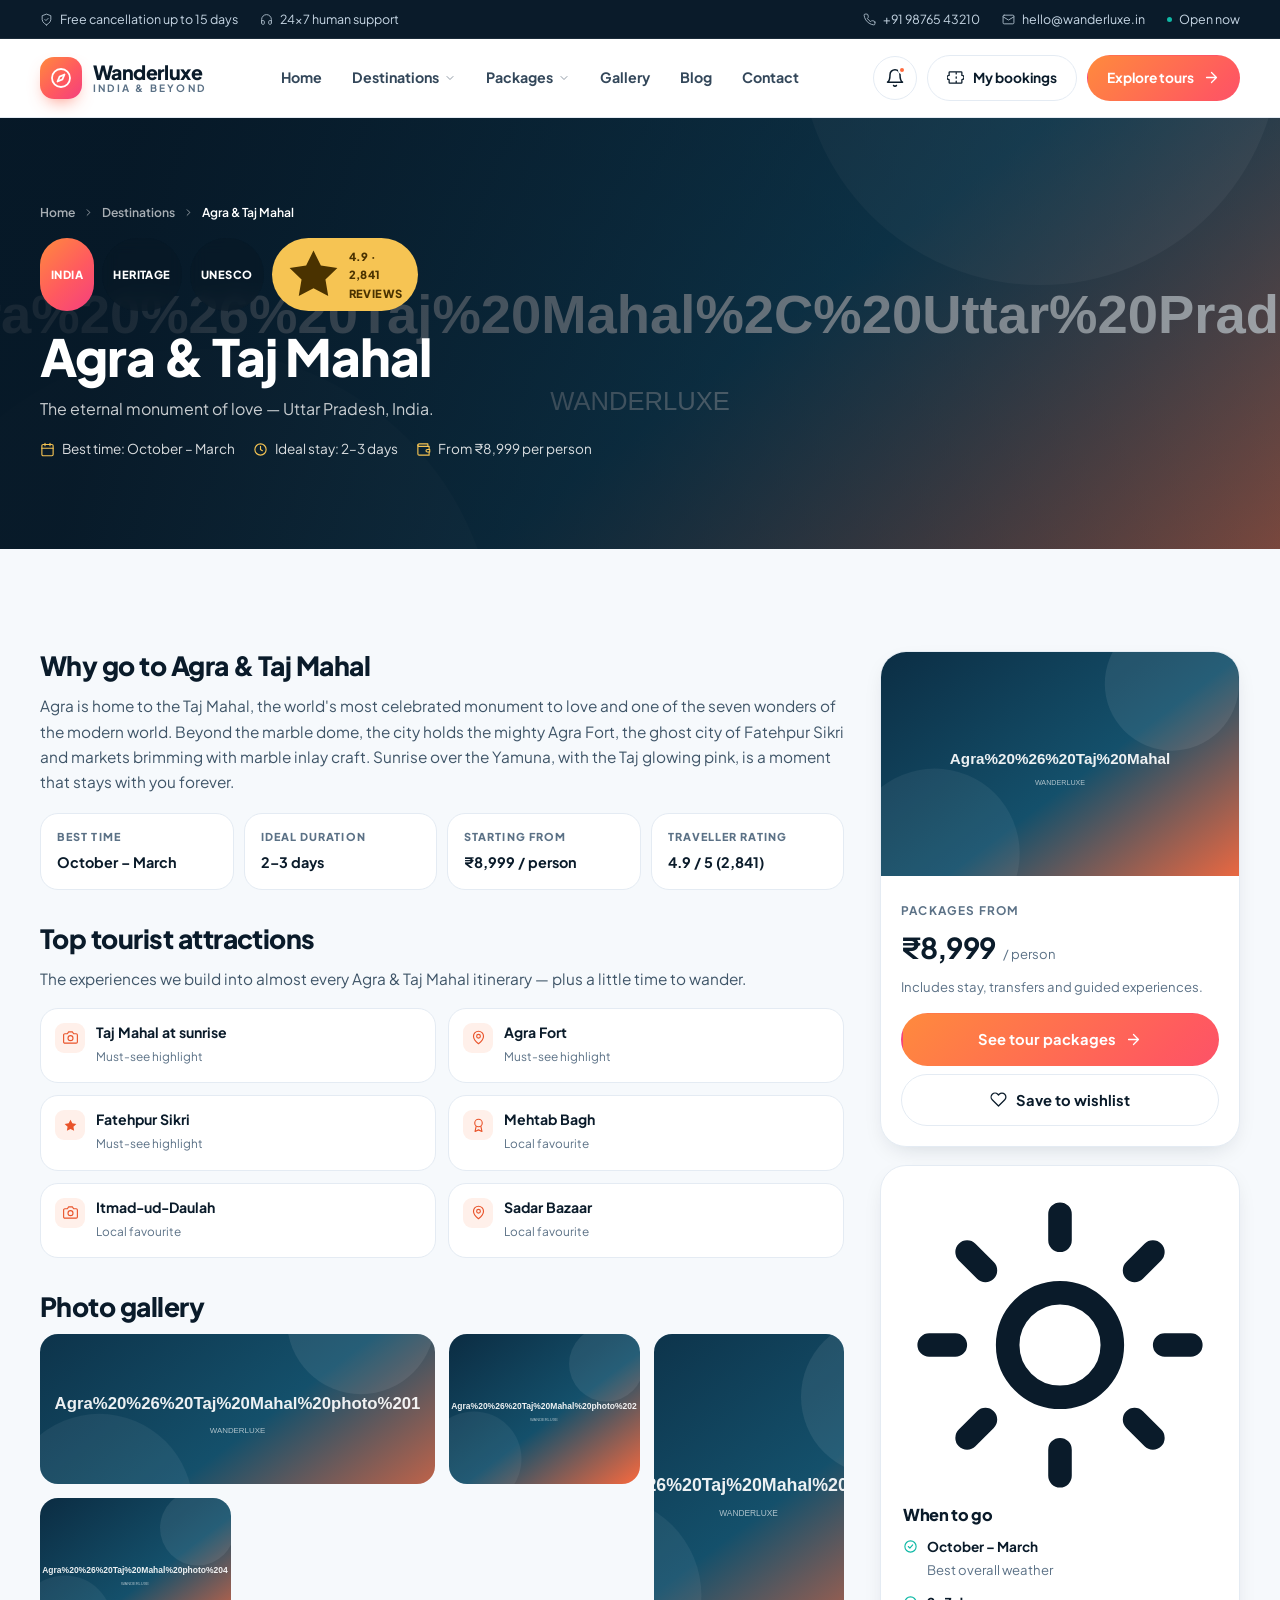
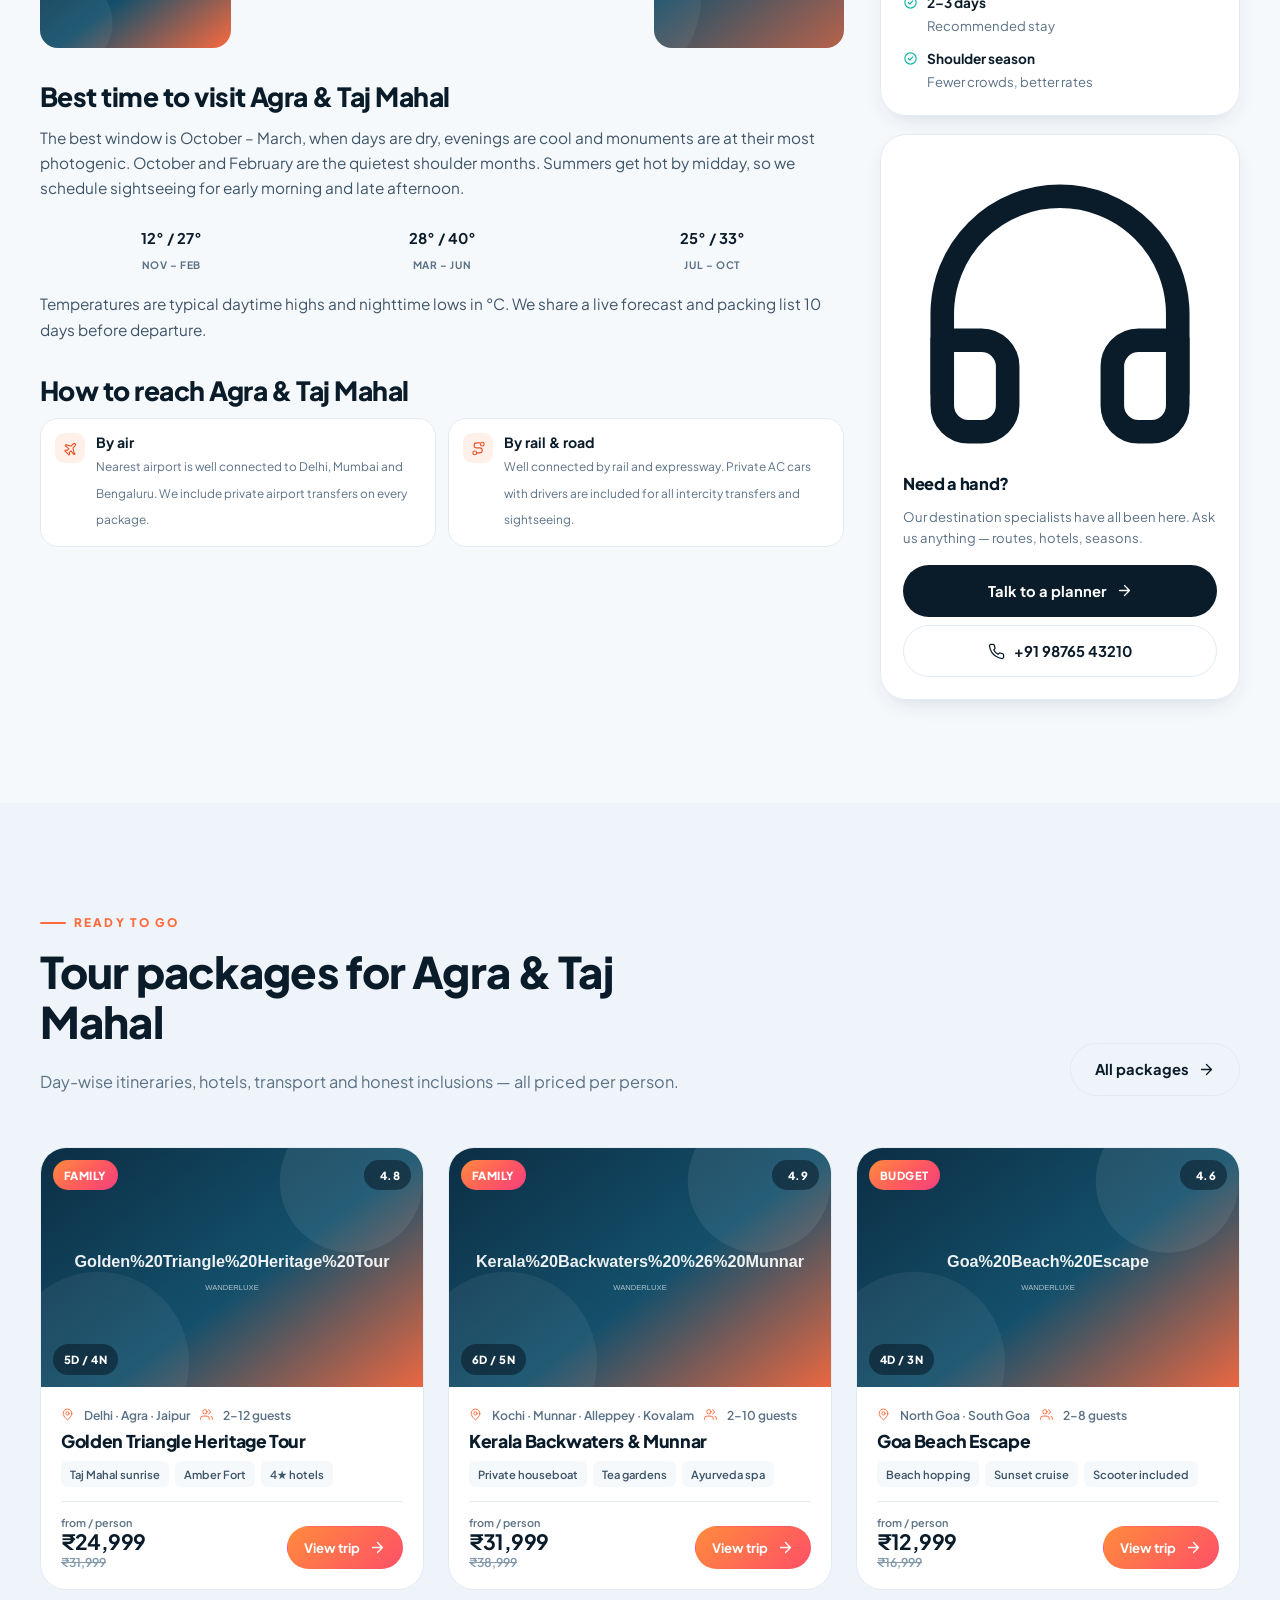
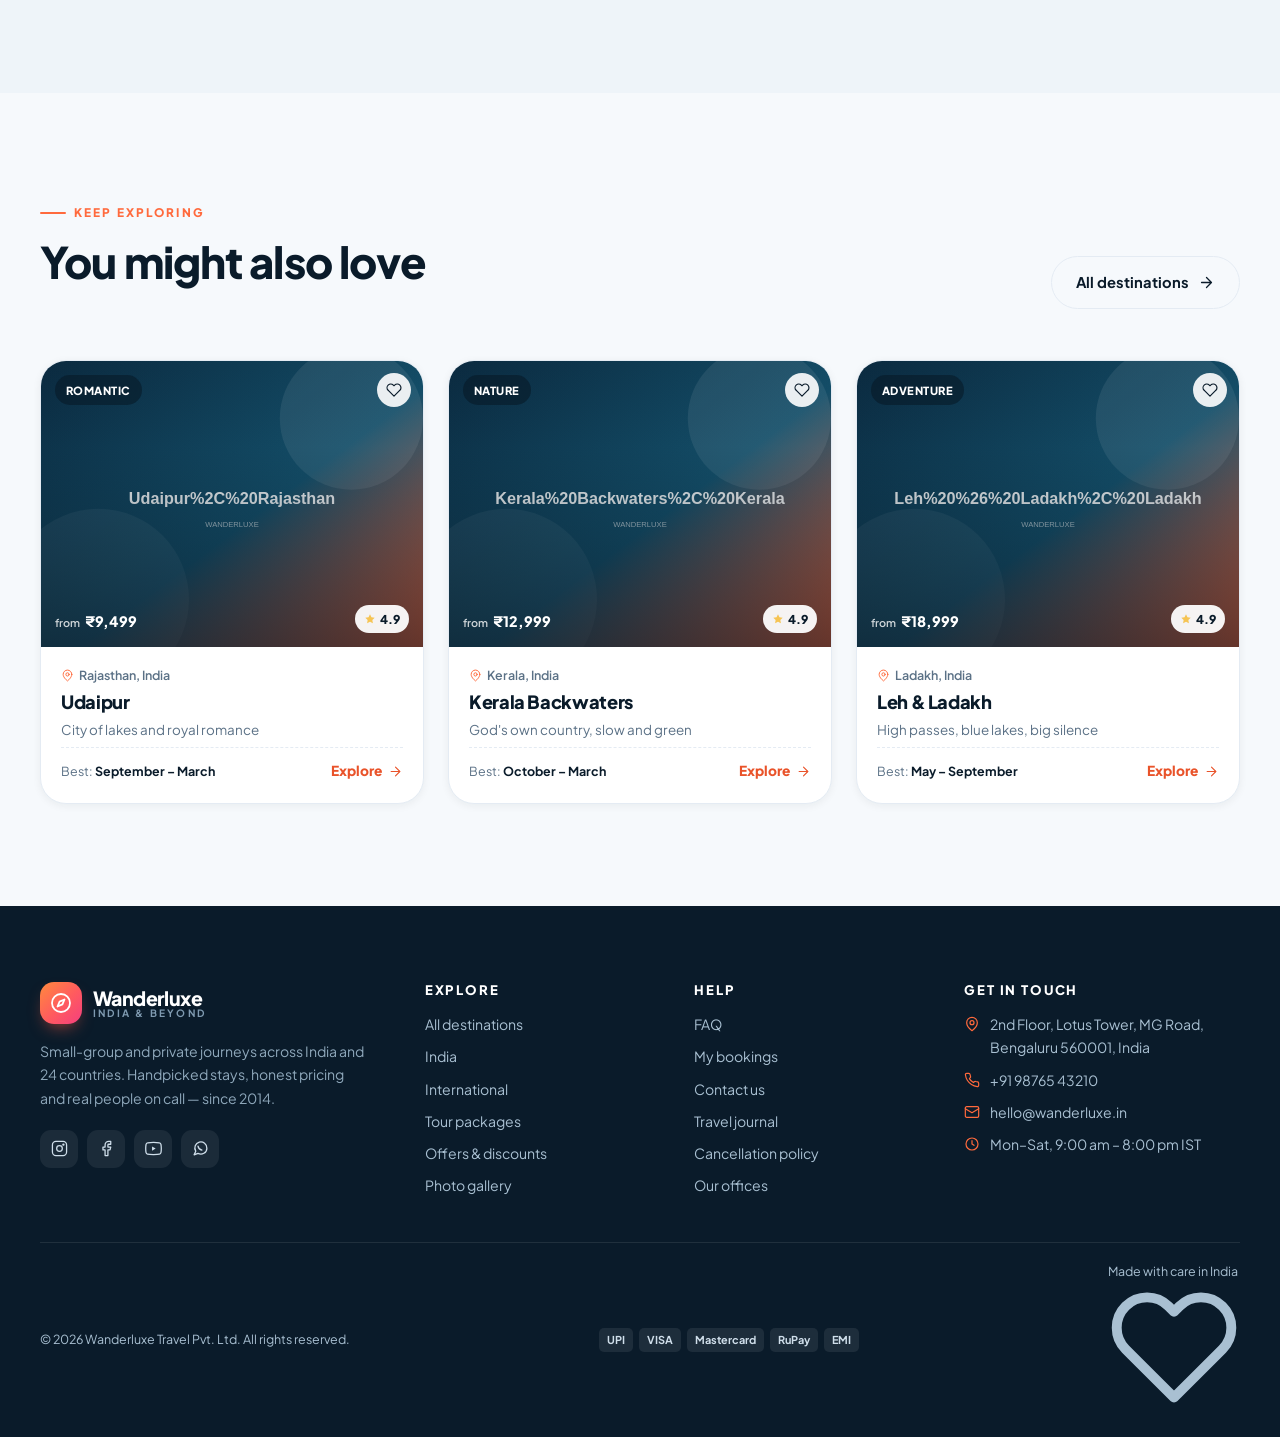
<file: destination.html>
<!DOCTYPE html>
<html lang="en">
<head>
  <meta charset="UTF-8">
  <meta name="viewport" content="width=device-width, initial-scale=1">
  <title>Destination Guide | Wanderluxe</title>
  <meta name="description" content="Destination guide with description, top attractions, photo gallery, best time to visit and related tour packages.">
  <link rel="icon" href="data:image/svg+xml,%3Csvg xmlns='http://www.w3.org/2000/svg' viewBox='0 0 64 64'%3E%3Crect width='64' height='64' rx='16' fill='%23ff6a3d'/%3E%3Ccircle cx='32' cy='32' r='17' fill='none' stroke='white' stroke-width='3'/%3E%3Cpath d='M40 24l-6 12-12 6 6-12z' fill='white'/%3E%3C/svg%3E">
  <link rel="preconnect" href="https://fonts.googleapis.com">
  <link rel="preconnect" href="https://fonts.gstatic.com" crossorigin>
  <link href="https://fonts.googleapis.com/css2?family=Plus+Jakarta+Sans:wght@400;500;600;700;800&family=Playfair+Display:ital,wght@0,600;0,700;1,600&display=swap" rel="stylesheet">
  <link rel="stylesheet" href="assets/css/style.css">
</head>
<body>
  <div id="site-header"></div>

  <main id="destMain">
    <section class="pagehero">
      <img class="pagehero__bg" id="destHeroImg" src="https://images.unsplash.com/photo-1501785888041-af3ef285b470?auto=format&fit=crop&w=1800&q=85" alt="Destination">
      <div class="container">
        <div class="crumbs"><a href="index.html">Home</a> <i data-icon="chevronRight"></i> <a href="destinations.html">Destinations</a> <i data-icon="chevronRight"></i> <span id="destCrumb">Guide</span></div>
        <div class="pkg-hero__badges" id="destBadges"></div>
        <h1 id="destTitle">Destination guide</h1>
        <p id="destTagline"></p>
        <div class="pkg-hero__meta" id="destMeta" style="margin-top:16px"></div>
      </div>
    </section>

    <section class="section">
      <div class="container detail-layout">
        <div class="detail" id="destDetail"></div>
        <aside class="sticky-side" id="destSide"></aside>
      </div>
    </section>

    <section class="section section--soft">
      <div class="container">
        <div class="section-head section-head--split reveal">
          <div class="section-head__text">
            <span class="eyebrow">Ready to go</span>
            <h2>Tour packages for <span id="relatedName">this destination</span></h2>
            <p>Day-wise itineraries, hotels, transport and honest inclusions — all priced per person.</p>
          </div>
          <a class="btn btn--ghost" href="packages.html">All packages <i data-icon="arrowRight"></i></a>
        </div>
        <div class="grid grid--3" id="relatedPackages"></div>
      </div>
    </section>

    <section class="section">
      <div class="container">
        <div class="section-head section-head--split reveal">
          <div class="section-head__text">
            <span class="eyebrow">Keep exploring</span>
            <h2>You might also love</h2>
          </div>
          <a class="btn btn--ghost" href="destinations.html">All destinations <i data-icon="arrowRight"></i></a>
        </div>
        <div class="grid grid--3" id="nearbyGrid"></div>
      </div>
    </section>
  </main>

  <div id="site-footer"></div>

  <script src="assets/js/data.js"></script>
  <script src="assets/js/layout.js"></script>
  <script src="assets/js/cards.js"></script>
  <script src="assets/js/destination.js"></script>
</body>
</html>
</file>
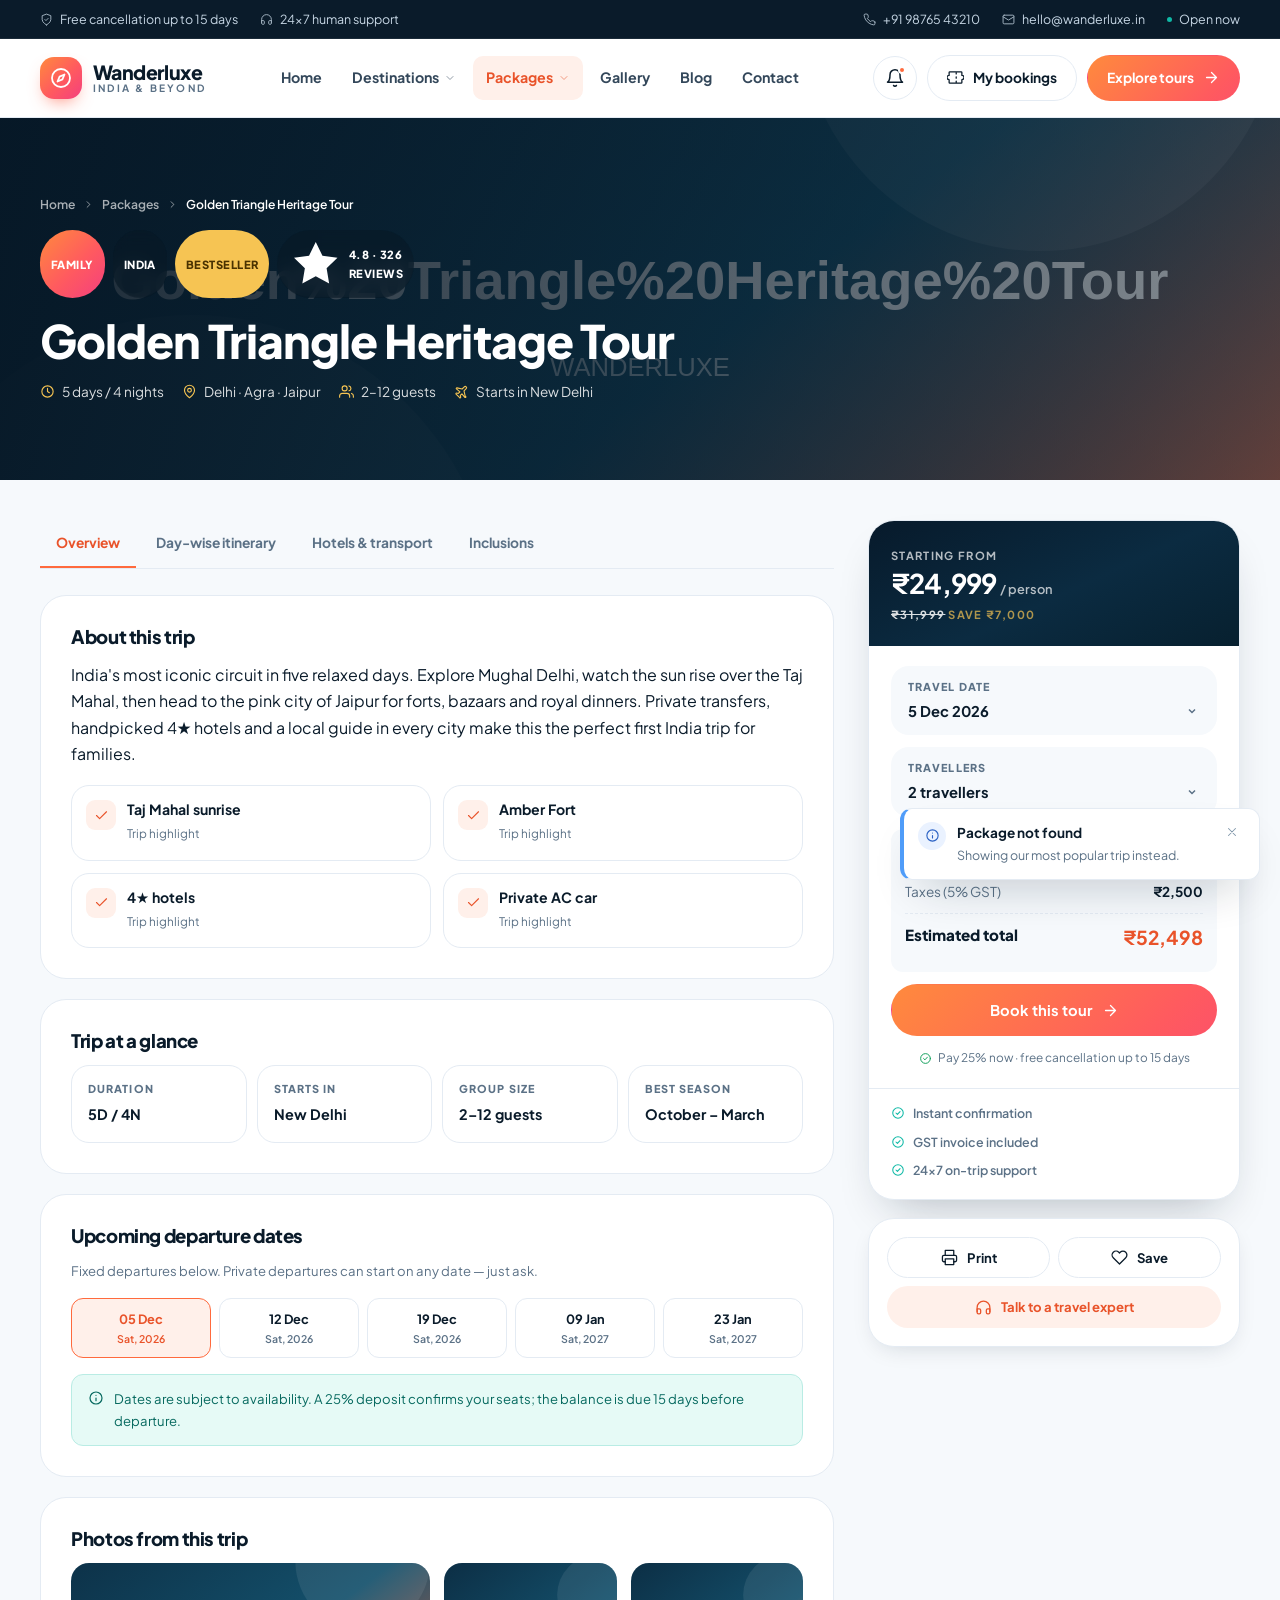
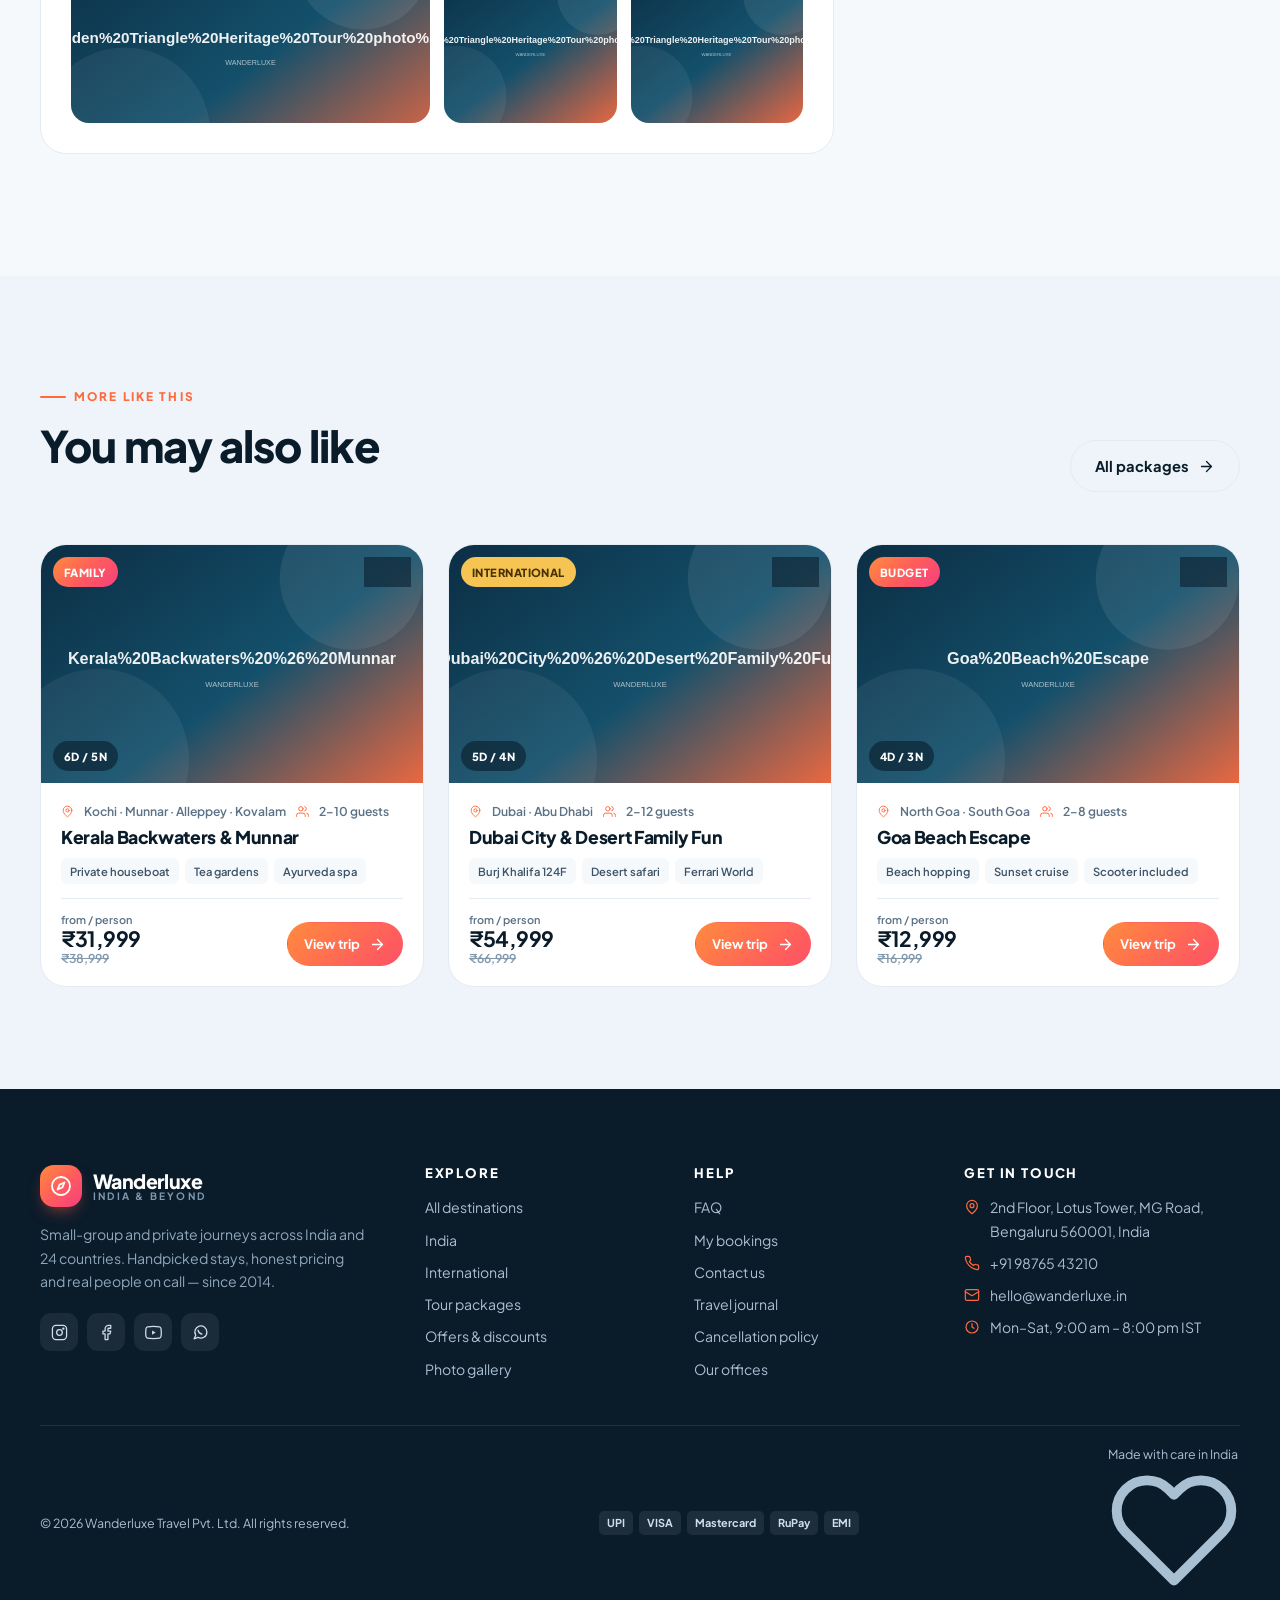
<file: package.html>
<!DOCTYPE html>
<html lang="en">
<head>
  <meta charset="UTF-8">
  <meta name="viewport" content="width=device-width, initial-scale=1">
  <title>Tour Package Details | Wanderluxe</title>
  <meta name="description" content="Day-wise itinerary, hotels, transport, inclusions, exclusions and online booking for your Wanderluxe tour package.">
  <link rel="icon" href="data:image/svg+xml,%3Csvg xmlns='http://www.w3.org/2000/svg' viewBox='0 0 64 64'%3E%3Crect width='64' height='64' rx='16' fill='%23ff6a3d'/%3E%3Ccircle cx='32' cy='32' r='17' fill='none' stroke='white' stroke-width='3'/%3E%3Cpath d='M40 24l-6 12-12 6 6-12z' fill='white'/%3E%3C/svg%3E">
  <link rel="preconnect" href="https://fonts.googleapis.com">
  <link rel="preconnect" href="https://fonts.gstatic.com" crossorigin>
  <link href="https://fonts.googleapis.com/css2?family=Plus+Jakarta+Sans:wght@400;500;600;700;800&family=Playfair+Display:ital,wght@0,600;0,700;1,600&display=swap" rel="stylesheet">
  <link rel="stylesheet" href="assets/css/style.css">
</head>
<body>
  <div id="site-header"></div>

  <main>
    <section class="pkg-hero">
      <img class="pkg-hero__bg" id="pkgHeroImg" src="https://images.unsplash.com/photo-1501785888041-af3ef285b470?auto=format&fit=crop&w=1800&q=85" alt="Tour package">
      <div class="container">
        <div class="crumbs"><a href="index.html">Home</a> <i data-icon="chevronRight"></i> <a href="packages.html">Packages</a> <i data-icon="chevronRight"></i> <span id="pkgCrumb">Details</span></div>
        <div class="pkg-hero__badges" id="pkgBadges"></div>
        <h1 id="pkgTitle">Tour package</h1>
        <div class="pkg-hero__meta" id="pkgMeta"></div>
      </div>
    </section>

    <section class="section" style="padding-top:40px">
      <div class="container pkg-layout">
        <div>
          <div class="tabs" id="pkgTabs" role="tablist">
            <button class="is-active" data-tab="overview" type="button">Overview</button>
            <button data-tab="itinerary" type="button">Day-wise itinerary</button>
            <button data-tab="stay" type="button">Hotels &amp; transport</button>
            <button data-tab="inclusions" type="button">Inclusions</button>
          </div>

          <div class="tabpanel is-active" data-panel="overview" id="panelOverview"></div>
          <div class="tabpanel" data-panel="itinerary" id="panelItinerary"></div>
          <div class="tabpanel" data-panel="stay" id="panelStay"></div>
          <div class="tabpanel" data-panel="inclusions" id="panelInclusions"></div>
        </div>

        <aside class="sticky-side">
          <div class="book-card" id="bookCard"></div>
          <div class="side-card" style="padding:18px">
            <div style="display:flex;gap:8px">
              <button class="btn btn--ghost btn--sm" style="flex:1" id="printBtn" type="button"><i data-icon="printer"></i> Print</button>
              <button class="btn btn--ghost btn--sm" style="flex:1" id="saveBtn" type="button"><i data-icon="heart"></i> Save</button>
            </div>
            <a class="btn btn--soft btn--block btn--sm" style="margin-top:8px" href="contact.html"><i data-icon="headset"></i> Talk to a travel expert</a>
          </div>
        </aside>
      </div>
    </section>

    <section class="section section--soft">
      <div class="container">
        <div class="section-head section-head--split reveal">
          <div class="section-head__text">
            <span class="eyebrow">More like this</span>
            <h2>You may also like</h2>
          </div>
          <a class="btn btn--ghost" href="packages.html">All packages <i data-icon="arrowRight"></i></a>
        </div>
        <div class="grid grid--3" id="similarGrid"></div>
      </div>
    </section>
  </main>

  <div id="site-footer"></div>

  <script src="assets/js/data.js"></script>
  <script src="assets/js/layout.js"></script>
  <script src="assets/js/cards.js"></script>
  <script src="assets/js/package.js"></script>
</body>
</html>
</file>
<file: assets/css/style.css>
/* ==========================================================================
   Wanderluxe — Travel & Tour Website
   ========================================================================== */
:root {
  --ink: #0a1b2a;
  --ink-2: #12324b;
  --muted: #5b7186;
  --muted-2: #8298ab;
  --line: #e4ebf3;
  --bg: #f6f9fc;
  --bg-2: #eef4f9;
  --brand: #ff6a3d;
  --brand-dark: #e9532a;
  --brand-soft: #fff0ea;
  --teal: #0fb9a6;
  --teal-soft: #e6faf6;
  --gold: #f6c453;
  --danger: #e5484d;
  --success: #12a05c;
  --grad-brand: linear-gradient(135deg, #ff8a3d 0%, #ff5a5f 55%, #f43f7f 100%);
  --grad-dark: linear-gradient(155deg, #071a2b 0%, #0b2b41 55%, #07202f 100%);
  --shadow-xs: 0 2px 8px rgba(10, 27, 42, .06);
  --shadow-sm: 0 8px 24px -10px rgba(10, 27, 42, .18);
  --shadow-md: 0 22px 48px -22px rgba(10, 27, 42, .32);
  --shadow-lg: 0 46px 90px -34px rgba(7, 26, 43, .48);
  --r-sm: 12px;
  --r-md: 18px;
  --r-lg: 26px;
  --r-xl: 34px;
  --container: 1200px;
  --header-h: 78px;
  --ease: cubic-bezier(.22, 1, .36, 1);
  --font: "Plus Jakarta Sans", "Segoe UI", system-ui, -apple-system, sans-serif;
  --font-display: "Playfair Display", Georgia, serif;
}
*, *::before, *::after { box-sizing: border-box; }
html { scroll-behavior: smooth; -webkit-text-size-adjust: 100%; }
body {
  margin: 0; font-family: var(--font); font-size: 16px; line-height: 1.65;
  color: var(--ink); background: var(--bg); overflow-x: hidden;
}
body.no-scroll { overflow: hidden; }
img { max-width: 100%; display: block; }
a { color: inherit; text-decoration: none; }
button, input, select, textarea { font: inherit; color: inherit; }
button { cursor: pointer; border: 0; background: none; }
h1, h2, h3, h4, h5 { margin: 0 0 .5em; line-height: 1.15; letter-spacing: -.02em; font-weight: 800; }
h1 { font-size: clamp(2.4rem, 5.2vw, 4.4rem); }
h2 { font-size: clamp(1.85rem, 3.4vw, 2.9rem); }
h3 { font-size: 1.18rem; }
p { margin: 0 0 1rem; }
::selection { background: rgba(255, 106, 61, .22); }
.ico { display: inline-flex; align-items: center; justify-content: center; flex: none; font-style: normal; }
.ico > svg { width: 1.05em; height: 1.05em; }

.container { width: min(100% - 40px, var(--container)); margin-inline: auto; }.container--narrow { width: min(100% - 40px, 900px); margin-inline: auto; }
.section { padding: clamp(64px, 8vw, 104px) 0; position: relative; }
.section--tight { padding: clamp(44px, 5vw, 64px) 0; }
.section--soft { background: var(--bg-2); }
.section--white { background: #fff; }
.section--dark { background: var(--grad-dark); color: #e8f1f8; }
.section--dark h2, .section--dark h3 { color: #fff; }

.eyebrow {
  display: inline-flex; align-items: center; gap: 8px; font-size: .74rem; font-weight: 800;
  letter-spacing: .18em; text-transform: uppercase; color: var(--brand); margin-bottom: 14px;
}
.eyebrow::before { content: ""; width: 26px; height: 2px; border-radius: 2px; background: currentColor; }
.section--dark .eyebrow { color: var(--gold); }
.section-head { max-width: 660px; margin-bottom: clamp(32px, 4vw, 52px); }
.section-head--center { margin-inline: auto; text-align: center; }
.section-head p { color: var(--muted); font-size: 1.02rem; margin: 0; }
.section--dark .section-head p { color: #a9c1d4; }
.section-head--split { max-width: none; display: flex; align-items: flex-end; justify-content: space-between; gap: 24px; flex-wrap: wrap; }
.section-head--split .section-head__text { max-width: 640px; }
.lead { font-size: 1.06rem; color: var(--muted); }

/* Buttons */
.btn {
  display: inline-flex; align-items: center; justify-content: center; gap: 9px;
  padding: 13px 24px; border-radius: 999px; font-weight: 700; font-size: .92rem;
  background: var(--brand); color: #fff; border: 1px solid transparent;
  transition: transform .25s var(--ease), box-shadow .25s var(--ease), background .2s, color .2s, border-color .2s;
  white-space: nowrap; position: relative;
}
.btn svg { width: 17px; height: 17px; flex: none; }
.btn:hover { transform: translateY(-2px); box-shadow: 0 14px 26px -12px rgba(255, 90, 63, .7); }
.btn:active { transform: translateY(0); }
.btn--primary { background: var(--grad-brand); background-size: 150% 150%; }
.btn--primary:hover { background-position: 100% 0; }
.btn--dark { background: var(--ink); }
.btn--dark:hover { box-shadow: 0 14px 26px -12px rgba(10, 27, 42, .6); }
.btn--soft { background: var(--brand-soft); color: var(--brand-dark); }
.btn--soft:hover { background: #ffe2d7; box-shadow: var(--shadow-xs); }
.btn--ghost { background: transparent; border-color: var(--line); color: var(--ink); }
.btn--ghost:hover { border-color: var(--ink); box-shadow: var(--shadow-xs); }
.btn--white { background: #fff; color: var(--ink); }
.btn--outline-white { background: rgba(255,255,255,.06); border-color: rgba(255,255,255,.35); color: #fff; backdrop-filter: blur(6px); }
.btn--outline-white:hover { background: rgba(255,255,255,.16); }
.btn--lg { padding: 16px 30px; font-size: 1rem; }
.btn--sm { padding: 9px 16px; font-size: .82rem; }
.btn--block { width: 100%; }
.btn[disabled] { opacity: .55; pointer-events: none; }
.link-arrow { display: inline-flex; align-items: center; gap: 6px; font-weight: 800; font-size: .86rem; color: var(--brand-dark); }
.link-arrow svg { width: 15px; height: 15px; transition: transform .25s var(--ease); }
.link-arrow:hover svg { transform: translateX(4px); }

.iconbtn {
  position: relative; width: 44px; height: 44px; display: grid; place-items: center;
  border-radius: 50%; border: 1px solid var(--line); background: #fff; transition: .2s;
}
.iconbtn:hover { border-color: var(--brand); color: var(--brand-dark); background: var(--brand-soft); }
.iconbtn svg { width: 20px; height: 20px; }
.iconbtn__dot { position: absolute; top: 9px; right: 10px; width: 8px; height: 8px; border-radius: 50%; background: var(--brand); border: 2px solid #fff; display: none; }
.iconbtn__dot.is-on { display: block; animation: pulseDot 2s infinite; }
@keyframes pulseDot { 0%,100% { box-shadow: 0 0 0 0 rgba(255,106,61,.5); } 50% { box-shadow: 0 0 0 5px rgba(255,106,61,0); } }

/* Pills / badges */
.pill { display: inline-flex; align-items: center; gap: 8px; padding: 7px 14px; border-radius: 999px; font-size: .78rem; font-weight: 700; background: var(--brand-soft); color: var(--brand-dark); }
.pill svg { width: 14px; height: 14px; }
.pill--glass { background: rgba(255,255,255,.14); color: #fff; border: 1px solid rgba(255,255,255,.28); backdrop-filter: blur(10px); }
.pill--teal { background: var(--teal-soft); color: #067f72; }
.badge { display: inline-flex; align-items: center; gap: 5px; padding: 6px 11px; border-radius: 999px; font-size: .7rem; font-weight: 800; letter-spacing: .04em; text-transform: uppercase; background: #fff; color: var(--ink); }
.badge--glass { background: rgba(9,24,38,.55); color: #fff; backdrop-filter: blur(8px); }
.badge--brand { background: var(--grad-brand); color: #fff; }
.badge--gold { background: var(--gold); color: #4a3200; }
.badge--green { background: #e3f8ee; color: #0a7a47; }
.badge--red { background: #fdeaea; color: #b42318; }
.badge--muted { background: #eef3f8; color: var(--muted); }
.rating { display: inline-flex; align-items: center; gap: 4px; font-weight: 800; font-size: .82rem; }
.rating svg { width: 14px; height: 14px; color: var(--gold); }
.rating span { font-weight: 600; color: var(--muted); font-size: .76rem; }

/* Topbar */
.topbar { background: var(--ink); color: #c7d7e5; font-size: .78rem; border-bottom: 1px solid rgba(255,255,255,.07); }
.topbar__inner { display: flex; align-items: center; justify-content: space-between; gap: 16px; height: 38px; }
.topbar__left, .topbar__right { display: flex; align-items: center; gap: 22px; }
.topbar span, .topbar a { display: inline-flex; align-items: center; gap: 7px; white-space: nowrap; }
.topbar svg { width: 13px; height: 13px; opacity: .8; }
.topbar a:hover { color: #fff; }
.topbar .dot { width: 5px; height: 5px; border-radius: 50%; background: var(--teal); }

/* Header */
.header { position: sticky; top: 0; z-index: 60; background: rgba(255,255,255,.93); backdrop-filter: blur(14px); border-bottom: 1px solid var(--line); transition: box-shadow .3s; }
.header.is-stuck { box-shadow: 0 10px 30px -18px rgba(10,27,42,.35); }
.header__inner { display: flex; align-items: center; justify-content: space-between; gap: 22px; height: var(--header-h); }
.brand { display: flex; align-items: center; gap: 11px; flex: none; }
.brand__mark { width: 42px; height: 42px; border-radius: 14px; display: grid; place-items: center; background: var(--grad-brand); color: #fff; box-shadow: 0 8px 18px -8px rgba(255,90,63,.8); flex: none; }
.brand__mark svg { width: 24px; height: 24px; }
.brand__text { display: flex; flex-direction: column; line-height: 1.05; }
.brand__text strong { font-size: 1.22rem; font-weight: 800; letter-spacing: -.03em; }
.brand__text small { font-size: .63rem; letter-spacing: .22em; text-transform: uppercase; color: var(--muted); font-weight: 700; }
.nav ul { display: flex; align-items: center; gap: 4px; list-style: none; margin: 0; padding: 0; }
.nav > ul > li { position: relative; }
.nav a.nav__link { display: inline-flex; align-items: center; gap: 5px; padding: 10px 13px; border-radius: 10px; font-size: .89rem; font-weight: 700; color: #33475a; transition: .2s; }
.nav a.nav__link svg { width: 12px; height: 12px; opacity: .6; transition: transform .2s; }
.nav a.nav__link:hover, .nav a.nav__link.is-active { color: var(--brand-dark); background: var(--brand-soft); }
.nav li:hover > a.nav__link svg { transform: rotate(180deg); }
.menu { position: absolute; top: calc(100% + 10px); left: 50%; transform: translate(-50%, 8px); min-width: 250px; padding: 10px; border-radius: var(--r-md); background: #fff; border: 1px solid var(--line); box-shadow: var(--shadow-md); opacity: 0; visibility: hidden; transition: .22s var(--ease); z-index: 5; }
.nav li:hover > .menu { opacity: 1; visibility: visible; transform: translate(-50%, 0); }
.menu a { display: flex; gap: 11px; align-items: center; padding: 10px 12px; border-radius: 10px; font-size: .87rem; font-weight: 600; }
.menu a:hover { background: var(--bg); color: var(--brand-dark); }
.menu a svg { width: 17px; height: 17px; color: var(--brand); flex: none; }
.menu a small { display: block; font-weight: 500; font-size: .74rem; color: var(--muted); }
.menu--wide { min-width: 430px; display: grid; grid-template-columns: 1fr 1fr; gap: 2px; }
.header__actions { display: flex; align-items: center; gap: 10px; }
.header__actions .btn { padding: 11px 19px; font-size: .86rem; }
.burger { display: none; width: 44px; height: 44px; border-radius: 12px; border: 1px solid var(--line); background: #fff; padding: 11px; }
.burger span { display: block; height: 2px; background: var(--ink); border-radius: 2px; transition: .3s var(--ease); }
.burger span + span { margin-top: 5px; }
.burger.is-open span:nth-child(1) { transform: translateY(7px) rotate(45deg); }
.burger.is-open span:nth-child(2) { opacity: 0; }
.burger.is-open span:nth-child(3) { transform: translateY(-7px) rotate(-45deg); }

/* Notifications */
.notif { position: absolute; right: max(20px, calc((100vw - var(--container)) / 2)); top: calc(100% + 12px); width: min(380px, calc(100vw - 40px)); background: #fff; border: 1px solid var(--line); border-radius: var(--r-lg); box-shadow: var(--shadow-lg); padding: 8px; opacity: 0; visibility: hidden; transform: translateY(10px) scale(.98); transition: .22s var(--ease); z-index: 70; max-height: min(70vh, 520px); display: flex; flex-direction: column; }
.notif.is-open { opacity: 1; visibility: visible; transform: none; }
.notif__head { display: flex; align-items: center; justify-content: space-between; gap: 10px; padding: 12px 14px 10px; }
.notif__head h4 { margin: 0; font-size: .98rem; }
.notif__head button { font-size: .74rem; font-weight: 700; color: var(--brand-dark); }
.notif__list { overflow: auto; display: grid; gap: 2px; padding: 0 4px 6px; }
.notif__item { display: flex; gap: 11px; padding: 11px 10px; border-radius: 12px; transition: background .2s; }
.notif__item:hover { background: var(--bg); }
.notif__icon { width: 34px; height: 34px; border-radius: 10px; display: grid; place-items: center; background: var(--brand-soft); color: var(--brand-dark); flex: none; }
.notif__icon svg { width: 17px; height: 17px; }
.notif__icon--teal { background: var(--teal-soft); color: #067f72; }
.notif__icon--gold { background: #fff7e0; color: #96660a; }
.notif__item strong { display: block; font-size: .82rem; line-height: 1.35; }
.notif__item p { margin: 2px 0 0; font-size: .75rem; color: var(--muted); line-height: 1.45; }
.notif__item time { font-size: .68rem; color: var(--muted-2); font-weight: 600; }
.notif__item.is-new::after { content: ""; width: 7px; height: 7px; border-radius: 50%; background: var(--brand); margin-left: auto; align-self: center; flex: none; }
.notif__empty { padding: 26px 16px; text-align: center; color: var(--muted); font-size: .85rem; }

/* Drawer */
.drawer { position: fixed; inset: 0 0 0 auto; width: min(360px, 86vw); background: #fff; z-index: 95; transform: translateX(100%); transition: transform .38s var(--ease); display: flex; flex-direction: column; padding: 18px 20px 26px; overflow-y: auto; }
.drawer.is-open { transform: none; }
.drawer__head { display: flex; align-items: center; justify-content: space-between; margin-bottom: 16px; }
.drawer__close { width: 38px; height: 38px; border-radius: 50%; background: var(--bg); display: grid; place-items: center; }
.drawer__close svg { width: 18px; height: 18px; }
.drawer nav { display: grid; gap: 2px; }
.drawer nav a { padding: 12px 10px; border-radius: 10px; font-weight: 700; font-size: .95rem; display: flex; justify-content: space-between; align-items: center; }
.drawer nav a:hover { background: var(--bg); color: var(--brand-dark); }
.drawer nav a svg { width: 15px; height: 15px; opacity: .4; }
.drawer__sub { padding-left: 12px; border-left: 2px solid var(--line); margin: 4px 0 8px 10px; }
.drawer__sub a { font-size: .86rem !important; font-weight: 600 !important; color: var(--muted); padding: 8px 10px !important; }
.drawer__cta { margin-top: 18px; display: grid; gap: 10px; }
.scrim { position: fixed; inset: 0; background: rgba(6,20,32,.5); backdrop-filter: blur(2px); z-index: 90; opacity: 0; visibility: hidden; transition: .3s; }
.scrim.is-open { opacity: 1; visibility: visible; }

/* Hero */
.hero { position: relative; padding: clamp(70px, 9vw, 120px) 0 0; color: #fff; isolation: isolate; overflow: hidden; }
.hero__media { position: absolute; inset: 0; z-index: -2; }
.hero__media img { width: 100%; height: 100%; object-fit: cover; animation: slowZoom 26s ease-in-out infinite alternate; }
@keyframes slowZoom { from { transform: scale(1); } to { transform: scale(1.1); } }
.hero::before { content: ""; position: absolute; inset: 0; z-index: -1; background: radial-gradient(120% 90% at 12% 8%, rgba(6,24,38,.85) 0%, rgba(6,24,38,.45) 45%, rgba(6,24,38,.2) 100%), linear-gradient(180deg, rgba(6,24,38,.55) 0%, rgba(6,24,38,.18) 45%, rgba(6,24,38,.78) 100%); }
.hero__inner { display: grid; grid-template-columns: 1.15fr .85fr; gap: 40px; align-items: center; padding-bottom: clamp(56px, 7vw, 92px); }
.hero__copy { max-width: 640px; }
.hero__copy h1 { color: #fff; letter-spacing: -.035em; margin-bottom: 18px; }
.hero__copy h1 em { font-family: var(--font-display); font-style: italic; font-weight: 600; color: var(--gold); }
.hero__copy p { color: rgba(255,255,255,.82); font-size: 1.06rem; max-width: 520px; margin-bottom: 26px; }
.hero__meta { display: flex; align-items: center; gap: 16px; flex-wrap: wrap; }
.avatars { display: flex; }
.avatars img { width: 36px; height: 36px; border-radius: 50%; object-fit: cover; border: 2px solid rgba(255,255,255,.85); margin-left: -10px; }
.avatars img:first-child { margin-left: 0; }
.hero__meta .rating { color: #fff; }
.hero__meta .rating span { color: rgba(255,255,255,.7); }
.hero__meta small { color: rgba(255,255,255,.72); font-size: .78rem; display: block; }
.hero__aside { display: grid; gap: 14px; justify-items: end; }
.glass-card { background: rgba(255,255,255,.12); border: 1px solid rgba(255,255,255,.24); backdrop-filter: blur(16px); border-radius: var(--r-lg); padding: 18px 20px; color: #fff; box-shadow: 0 24px 50px -30px rgba(0,0,0,.6); width: min(300px, 100%); animation: floatY 7s ease-in-out infinite; }
.glass-card--offset { animation-delay: -3s; margin-right: 34px; }
@keyframes floatY { 0%,100% { transform: translateY(0); } 50% { transform: translateY(-9px); } }
.glass-card__top { display: flex; align-items: center; justify-content: space-between; gap: 10px; margin-bottom: 10px; }
.glass-card strong { font-size: .95rem; }
.glass-card p { margin: 0; font-size: .78rem; color: rgba(255,255,255,.72); }
.glass-card__row { display: flex; align-items: center; justify-content: space-between; font-size: .8rem; padding-top: 10px; border-top: 1px solid rgba(255,255,255,.16); }
.glass-card__row span { color: rgba(255,255,255,.7); }

/* Search */
.searchbar-wrap { position: relative; z-index: 5; margin-top: -46px; }
.searchbar { background: #fff; border-radius: var(--r-xl); padding: 10px; box-shadow: var(--shadow-lg); border: 1px solid rgba(228,235,243,.8); }
.searchbar__tabs { display: flex; gap: 4px; padding: 4px 6px 10px; flex-wrap: wrap; }
.searchbar__tabs button { padding: 9px 16px; border-radius: 999px; font-size: .84rem; font-weight: 700; color: var(--muted); display: inline-flex; align-items: center; gap: 7px; transition: .2s; }
.searchbar__tabs button svg { width: 15px; height: 15px; }
.searchbar__tabs button:hover { color: var(--ink); background: var(--bg); }
.searchbar__tabs button.is-active { background: var(--ink); color: #fff; }
.searchbar__fields { display: grid; grid-template-columns: 1.3fr 1fr 1fr auto; gap: 6px; align-items: stretch; }
.field { display: flex; flex-direction: column; gap: 3px; padding: 11px 16px; border-radius: var(--r-md); background: var(--bg); border: 1px solid transparent; transition: .2s; min-width: 0; cursor: pointer; }
.field:hover, .field:focus-within { background: #fff; border-color: #d6e2ee; box-shadow: var(--shadow-xs); }
.field > span { font-size: .68rem; font-weight: 800; letter-spacing: .1em; text-transform: uppercase; color: var(--muted); }
.field select, .field input { border: 0; background: transparent; outline: none; font-weight: 700; font-size: .92rem; color: var(--ink); width: 100%; padding: 0; appearance: none; min-width: 0; }
.field select { background-image: url("data:image/svg+xml,%3Csvg xmlns='http://www.w3.org/2000/svg' width='12' height='12' viewBox='0 0 24 24' fill='none' stroke='%235b7186' stroke-width='3'%3E%3Cpath d='M6 9l6 6 6-6'/%3E%3C/svg%3E"); background-repeat: no-repeat; background-position: right 2px center; padding-right: 18px; }
.searchbar__fields .btn { border-radius: var(--r-md); padding-inline: 28px; }
.searchbar__hint { display: flex; gap: 16px; flex-wrap: wrap; padding: 12px 20px 6px; font-size: .74rem; color: var(--muted); }
.searchbar__hint b { color: var(--ink); }
.searchbar__hint a { display: inline-flex; align-items: center; gap: 5px; padding: 4px 10px; border-radius: 999px; background: var(--bg); font-weight: 600; }
.searchbar__hint a:hover { background: var(--brand-soft); color: var(--brand-dark); }

/* Stats */
.stats { display: grid; grid-template-columns: repeat(4, 1fr); gap: 18px; }
.stat { display: flex; align-items: center; gap: 14px; }
.stat__icon { width: 46px; height: 46px; border-radius: 14px; display: grid; place-items: center; background: var(--brand-soft); color: var(--brand-dark); flex: none; }
.stat__icon svg { width: 22px; height: 22px; }
.stat b { display: block; font-size: 1.5rem; line-height: 1.1; letter-spacing: -.03em; }
.stat small { font-size: .78rem; color: var(--muted); font-weight: 600; }

/* Grids & cards */
.grid { display: grid; gap: 24px; }
.grid--2 { grid-template-columns: repeat(2, 1fr); }
.grid--3 { grid-template-columns: repeat(3, 1fr); }
.grid--4 { grid-template-columns: repeat(4, 1fr); }

.dcard { background: #fff; border-radius: var(--r-lg); overflow: hidden; border: 1px solid var(--line); box-shadow: var(--shadow-xs); transition: transform .4s var(--ease), box-shadow .4s var(--ease); display: flex; flex-direction: column; }
.dcard:hover { transform: translateY(-7px); box-shadow: var(--shadow-md); }
.dcard__media { position: relative; display: block; aspect-ratio: 4/3; overflow: hidden; background: var(--bg-2); }
.dcard__media img { width: 100%; height: 100%; object-fit: cover; transition: transform .8s var(--ease); }
.dcard:hover .dcard__media img { transform: scale(1.08); }
.dcard__media::after { content: ""; position: absolute; inset: 0; background: linear-gradient(180deg, rgba(6,20,32,.05) 30%, rgba(6,20,32,.62) 100%); }
.dcard__badge { position: absolute; top: 14px; left: 14px; z-index: 2; }
.dcard__fav { position: absolute; top: 12px; right: 12px; z-index: 2; width: 34px; height: 34px; border-radius: 50%; background: rgba(255,255,255,.9); display: grid; place-items: center; color: var(--ink); transition: .2s; }
.dcard__fav svg { width: 16px; height: 16px; }
.dcard__fav:hover, .dcard__fav.is-on { background: var(--brand); color: #fff; }
.dcard__fav.is-on svg { fill: currentColor; }
.dcard__price { position: absolute; left: 14px; bottom: 14px; z-index: 2; color: #fff; font-weight: 800; font-size: .9rem; display: flex; align-items: baseline; gap: 5px; }
.dcard__price small { font-size: .68rem; font-weight: 600; opacity: .8; }
.dcard__rating { position: absolute; right: 14px; bottom: 14px; z-index: 2; background: rgba(255,255,255,.94); border-radius: 999px; padding: 4px 9px; display: flex; align-items: center; gap: 4px; font-size: .76rem; font-weight: 800; }
.dcard__rating svg { width: 12px; height: 12px; color: var(--gold); }
.dcard__body { padding: 18px 20px 20px; display: flex; flex-direction: column; gap: 6px; flex: 1; }
.dcard__loc { font-size: .78rem; color: var(--muted); font-weight: 600; display: flex; align-items: center; gap: 5px; margin: 0; }
.dcard__loc svg { width: 13px; height: 13px; color: var(--brand); }
.dcard__body h3 { margin: 0; font-size: 1.14rem; }
.dcard__body p.dcard__desc { font-size: .84rem; color: var(--muted); margin: 0; display: -webkit-box; -webkit-line-clamp: 2; -webkit-box-orient: vertical; overflow: hidden; }
.dcard__foot { display: flex; align-items: center; justify-content: space-between; gap: 10px; margin-top: auto; padding-top: 12px; border-top: 1px dashed var(--line); font-size: .78rem; color: var(--muted); }
.dcard__foot b { color: var(--ink); font-weight: 700; }

.pcard { background: #fff; border-radius: var(--r-lg); overflow: hidden; border: 1px solid var(--line); display: flex; flex-direction: column; transition: transform .4s var(--ease), box-shadow .4s var(--ease); }
.pcard:hover { transform: translateY(-6px); box-shadow: var(--shadow-md); }
.pcard__media { position: relative; aspect-ratio: 16/10; overflow: hidden; background: var(--bg-2); }
.pcard__media img { width: 100%; height: 100%; object-fit: cover; transition: transform .8s var(--ease); }
.pcard:hover .pcard__media img { transform: scale(1.07); }
.pcard__top { position: absolute; top: 12px; left: 12px; right: 12px; display: flex; justify-content: space-between; gap: 8px; z-index: 2; }
.pcard__duration { position: absolute; bottom: 12px; left: 12px; z-index: 2; }
.pcard__body { padding: 18px 20px 20px; display: flex; flex-direction: column; flex: 1; }
.pcard__meta { display: flex; align-items: center; gap: 10px; font-size: .76rem; color: var(--muted); font-weight: 600; margin-bottom: 6px; flex-wrap: wrap; }
.pcard__meta svg { width: 13px; height: 13px; color: var(--brand); }
.pcard__body h3 { font-size: 1.1rem; margin-bottom: 8px; }
.pcard__body h3 a:hover { color: var(--brand-dark); }
.pcard__highlights { display: flex; flex-wrap: wrap; gap: 6px; margin: 2px 0 14px; }
.pcard__highlights span { font-size: .7rem; font-weight: 600; color: #3d5468; background: var(--bg); padding: 4px 9px; border-radius: 6px; }
.pcard__foot { margin-top: auto; display: flex; align-items: flex-end; justify-content: space-between; gap: 12px; padding-top: 14px; border-top: 1px solid var(--line); }
.price { display: flex; flex-direction: column; line-height: 1.2; }
.price small { font-size: .68rem; color: var(--muted); font-weight: 600; }
.price b { font-size: 1.32rem; letter-spacing: -.02em; }
.price del { font-size: .76rem; color: var(--muted-2); font-weight: 600; }
.pcard__foot .btn { padding: 10px 16px; font-size: .82rem; }

/* Features */
.feature { background: #fff; border: 1px solid var(--line); border-radius: var(--r-lg); padding: 26px 24px; transition: .35s var(--ease); position: relative; overflow: hidden; }
.feature::before { content: ""; position: absolute; inset: auto -40px -60px auto; width: 140px; height: 140px; border-radius: 50%; background: radial-gradient(circle, rgba(255,106,61,.1), transparent 70%); opacity: 0; transition: .4s; }
.feature:hover { transform: translateY(-5px); box-shadow: var(--shadow-md); border-color: #ffd7c8; }
.feature:hover::before { opacity: 1; }
.feature__icon { width: 52px; height: 52px; border-radius: 16px; display: grid; place-items: center; margin-bottom: 16px; background: var(--brand-soft); color: var(--brand-dark); }
.feature__icon svg { width: 25px; height: 25px; }
.feature__icon--teal { background: var(--teal-soft); color: #067f72; }
.feature__icon--gold { background: #fff7e0; color: #96660a; }
.feature__icon--blue { background: #eaf2ff; color: #2b62c4; }
.feature h3 { font-size: 1.05rem; margin-bottom: 6px; }
.feature p { margin: 0; font-size: .87rem; color: var(--muted); }

/* Offers */
.offer { position: relative; border-radius: var(--r-lg); overflow: hidden; color: #fff; min-height: 260px; display: flex; flex-direction: column; justify-content: flex-end; padding: 26px; isolation: isolate; }
.offer img { position: absolute; inset: 0; width: 100%; height: 100%; object-fit: cover; z-index: -2; transition: transform .8s var(--ease); }
.offer:hover img { transform: scale(1.06); }
.offer::after { content: ""; position: absolute; inset: 0; z-index: -1; background: linear-gradient(180deg, rgba(6,20,32,.15), rgba(6,20,32,.9)); }
.offer h3 { font-size: 1.35rem; margin-bottom: 6px; }
.offer p { font-size: .84rem; color: rgba(255,255,255,.8); margin-bottom: 14px; }
.offer__off { position: absolute; top: 18px; left: 18px; background: var(--gold); color: #3a2700; font-weight: 800; font-size: .8rem; padding: 7px 13px; border-radius: 999px; }
.offer__code { display: flex; align-items: center; gap: 8px; flex-wrap: wrap; }
.code-chip { display: inline-flex; align-items: center; gap: 7px; padding: 8px 14px; border-radius: 9px; border: 1px dashed rgba(255,255,255,.6); background: rgba(255,255,255,.12); font-weight: 800; letter-spacing: .1em; font-size: .78rem; cursor: pointer; transition: .2s; }
.code-chip:hover { background: #fff; color: var(--ink); border-color: #fff; }
.countdown { display: flex; gap: 8px; }
.countdown div { background: rgba(255,255,255,.14); border: 1px solid rgba(255,255,255,.18); border-radius: 10px; padding: 6px 9px; text-align: center; min-width: 46px; backdrop-filter: blur(6px); }
.countdown b { display: block; font-size: 1.02rem; line-height: 1.1; }
.countdown small { font-size: .58rem; text-transform: uppercase; letter-spacing: .1em; opacity: .7; }

/* Region cards */
.region-card { position: relative; border-radius: var(--r-xl); overflow: hidden; min-height: 380px; display: flex; align-items: flex-end; padding: 32px; color: #fff; isolation: isolate; }
.region-card img { position: absolute; inset: 0; width: 100%; height: 100%; object-fit: cover; z-index: -2; transition: transform .9s var(--ease); }
.region-card:hover img { transform: scale(1.05); }
.region-card::after { content: ""; position: absolute; inset: 0; z-index: -1; background: linear-gradient(180deg, rgba(6,20,32,.05) 20%, rgba(6,20,32,.9)); }
.region-card h3 { font-size: clamp(1.5rem, 2.6vw, 2.1rem); margin-bottom: 8px; }
.region-card p { color: rgba(255,255,255,.8); font-size: .9rem; max-width: 400px; margin-bottom: 18px; }
.region-card__stats { display: flex; gap: 22px; margin-bottom: 18px; font-size: .8rem; color: rgba(255,255,255,.85); }
.region-card__stats b { display: block; font-size: 1.15rem; color: #fff; }

/* Gallery */
.gallery { display: grid; grid-template-columns: repeat(4, 1fr); grid-auto-rows: 170px; gap: 14px; }
.gallery__item { position: relative; border-radius: var(--r-md); overflow: hidden; cursor: zoom-in; background: var(--bg-2); }
.gallery__item img { width: 100%; height: 100%; object-fit: cover; transition: transform .7s var(--ease); }
.gallery__item:hover img { transform: scale(1.08); }
.gallery__item::after { content: ""; position: absolute; inset: 0; background: linear-gradient(180deg, transparent 50%, rgba(6,20,32,.65)); opacity: 0; transition: .3s; }
.gallery__item:hover::after { opacity: 1; }
.gallery__item span { position: absolute; left: 14px; bottom: 12px; color: #fff; font-size: .82rem; font-weight: 700; z-index: 2; opacity: 0; transform: translateY(6px); transition: .3s; }
.gallery__item:hover span { opacity: 1; transform: none; }
.gallery__item--wide { grid-column: span 2; }
.gallery__item--tall { grid-row: span 2; }
.lightbox { position: fixed; inset: 0; z-index: 200; background: rgba(4,14,22,.93); display: grid; place-items: center; padding: 30px; opacity: 0; visibility: hidden; transition: .3s; }
.lightbox.is-open { opacity: 1; visibility: visible; }
.lightbox img { max-width: min(1100px, 92vw); max-height: 82vh; border-radius: 14px; box-shadow: var(--shadow-lg); }
.lightbox__cap { position: absolute; bottom: 26px; left: 0; right: 0; text-align: center; color: #fff; font-weight: 600; font-size: .9rem; }
.lightbox__close, .lightbox__nav { position: absolute; width: 46px; height: 46px; border-radius: 50%; background: rgba(255,255,255,.12); border: 1px solid rgba(255,255,255,.2); color: #fff; display: grid; place-items: center; }
.lightbox__close { top: 24px; right: 24px; }
.lightbox__nav { top: 50%; transform: translateY(-50%); }
.lightbox__nav--prev { left: 24px; }
.lightbox__nav--next { right: 24px; }
.lightbox svg { width: 20px; height: 20px; }

/* Seasons */
.season { border-radius: var(--r-lg); padding: 24px; background: #fff; border: 1px solid var(--line); border-top: 4px solid var(--teal); }
.season--summer { border-top-color: var(--gold); }
.season--monsoon { border-top-color: #4f9cf9; }
.season__head { display: flex; align-items: center; gap: 12px; margin-bottom: 14px; }
.season__head span { width: 42px; height: 42px; border-radius: 12px; display: grid; place-items: center; background: var(--teal-soft); color: #067f72; }
.season--summer .season__head span { background: #fff7e0; color: #96660a; }
.season--monsoon .season__head span { background: #eaf2ff; color: #2b62c4; }
.season__head svg { width: 21px; height: 21px; }
.season__head b { display: block; font-size: .98rem; }
.season__head small { color: var(--muted); font-size: .74rem; font-weight: 600; }
.season ul { list-style: none; margin: 0; padding: 0; display: grid; gap: 8px; }
.season li { display: flex; align-items: center; gap: 8px; font-size: .85rem; color: var(--ink-2); }
.season li::before { content: ""; width: 6px; height: 6px; border-radius: 50%; background: var(--brand); flex: none; }
.season li small { margin-left: auto; color: var(--muted); font-size: .74rem; }

/* Quotes */
.quote { background: #fff; border: 1px solid var(--line); border-radius: var(--r-lg); padding: 26px; display: flex; flex-direction: column; gap: 14px; }
.quote__stars { display: flex; gap: 2px; color: var(--gold); }
.quote__stars svg { width: 15px; height: 15px; }
.quote p { font-size: .92rem; color: var(--ink-2); margin: 0; flex: 1; }
.quote__who { display: flex; align-items: center; gap: 11px; padding-top: 14px; border-top: 1px solid var(--line); }
.quote__who img { width: 40px; height: 40px; border-radius: 50%; object-fit: cover; }
.quote__who b { display: block; font-size: .87rem; }
.quote__who small { color: var(--muted); font-size: .74rem; }

/* Blog */
.bcard { background: #fff; border: 1px solid var(--line); border-radius: var(--r-lg); overflow: hidden; display: flex; flex-direction: column; transition: .35s var(--ease); }
.bcard:hover { transform: translateY(-5px); box-shadow: var(--shadow-md); }
.bcard__media { aspect-ratio: 16/10; overflow: hidden; position: relative; }
.bcard__media img { width: 100%; height: 100%; object-fit: cover; transition: transform .7s var(--ease); }
.bcard:hover .bcard__media img { transform: scale(1.06); }
.bcard__cat { position: absolute; top: 12px; left: 12px; }
.bcard__body { padding: 20px; display: flex; flex-direction: column; gap: 8px; flex: 1; }
.bcard__meta { font-size: .73rem; color: var(--muted); font-weight: 600; display: flex; gap: 12px; flex-wrap: wrap; }
.bcard__body h3 { font-size: 1.04rem; margin: 0; }
.bcard__body h3 a:hover { color: var(--brand-dark); }
.bcard__body p { font-size: .85rem; color: var(--muted); margin: 0; display: -webkit-box; -webkit-line-clamp: 2; -webkit-box-orient: vertical; overflow: hidden; }
.bcard__body .link-arrow { margin-top: auto; padding-top: 8px; }

/* Accordion */
.acc { display: grid; gap: 12px; }
.acc__item { background: #fff; border: 1px solid var(--line); border-radius: var(--r-md); overflow: hidden; transition: .25s; }
.acc__item.is-open { border-color: #ffcdbb; box-shadow: var(--shadow-sm); }
.acc__q { width: 100%; text-align: left; display: flex; align-items: center; justify-content: space-between; gap: 16px; padding: 18px 20px; font-weight: 700; font-size: .94rem; }
.acc__q:hover { color: var(--brand-dark); }
.acc__q svg { width: 18px; height: 18px; flex: none; transition: transform .3s var(--ease); color: var(--brand); }
.acc__item.is-open .acc__q svg { transform: rotate(45deg); }
.acc__a { max-height: 0; overflow: hidden; transition: max-height .38s var(--ease); }
.acc__a > div { padding: 0 20px 20px; font-size: .89rem; color: var(--muted); }
.acc__a p:last-child { margin-bottom: 0; }

/* Newsletter */
.newsletter { position: relative; border-radius: var(--r-xl); overflow: hidden; padding: clamp(34px, 5vw, 56px); color: #fff; isolation: isolate; }
.newsletter img { position: absolute; inset: 0; width: 100%; height: 100%; object-fit: cover; z-index: -2; }
.newsletter::after { content: ""; position: absolute; inset: 0; z-index: -1; background: linear-gradient(100deg, rgba(6,20,32,.92), rgba(6,20,32,.55)); }
.newsletter h2 { color: #fff; margin-bottom: 8px; }
.newsletter p { color: rgba(255,255,255,.78); max-width: 480px; }
.newsletter__form { display: flex; gap: 8px; background: rgba(255,255,255,.12); border: 1px solid rgba(255,255,255,.22); padding: 7px; border-radius: 999px; max-width: 460px; backdrop-filter: blur(8px); }
.newsletter__form input { flex: 1; border: 0; background: transparent; outline: none; color: #fff; padding: 10px 16px; font-size: .9rem; min-width: 0; }
.newsletter__form input::placeholder { color: rgba(255,255,255,.6); }

/* Footer */
.footer { background: var(--ink); color: #a9c0d2; padding: clamp(52px, 6vw, 76px) 0 0; font-size: .88rem; }
.footer__grid { display: grid; grid-template-columns: 1.5fr 1fr 1fr 1.2fr; gap: 40px; padding-bottom: 44px; }
.footer h4 { color: #fff; font-size: .82rem; letter-spacing: .14em; text-transform: uppercase; margin-bottom: 16px; font-weight: 800; }
.footer ul { list-style: none; margin: 0; padding: 0; display: grid; gap: 9px; }
.footer a:hover { color: #fff; }
.footer .brand__text small { color: #7f9ab0; }
.footer .brand__text strong { color: #fff; }
.footer__about { margin: 16px 0 20px; max-width: 330px; color: #8fa8bb; }
.footer__social { display: flex; gap: 9px; }
.footer__social a { width: 38px; height: 38px; border-radius: 11px; display: grid; place-items: center; background: rgba(255,255,255,.07); color: #cfdeea; transition: .2s; }
.footer__social a:hover { background: var(--brand); color: #fff; transform: translateY(-2px); }
.footer__social svg { width: 17px; height: 17px; }
.footer__contact li { display: flex; gap: 10px; align-items: flex-start; }
.footer__contact svg { width: 16px; height: 16px; color: var(--brand); flex: none; margin-top: 3px; }
.footer__bottom { border-top: 1px solid rgba(255,255,255,.09); padding: 18px 0; display: flex; align-items: center; justify-content: space-between; gap: 14px; flex-wrap: wrap; font-size: .78rem; }
.footer__bottom .pay { display: flex; gap: 6px; align-items: center; }
.footer__bottom .pay span { padding: 3px 8px; border-radius: 5px; background: rgba(255,255,255,.08); font-size: .68rem; font-weight: 700; color: #cfdeea; }

/* Page hero */
.pagehero { position: relative; padding: clamp(54px, 7vw, 84px) 0 clamp(60px, 7vw, 88px); color: #fff; isolation: isolate; overflow: hidden; }
.pagehero img.pagehero__bg { position: absolute; inset: 0; width: 100%; height: 100%; object-fit: cover; z-index: -2; }
.pagehero::after { content: ""; position: absolute; inset: 0; z-index: -1; background: linear-gradient(100deg, rgba(6,22,36,.92) 10%, rgba(6,22,36,.55) 65%, rgba(6,22,36,.35)); }
.pagehero h1 { font-size: clamp(2rem, 4vw, 3.2rem); color: #fff; margin-bottom: 10px; }
.pagehero p { color: rgba(255,255,255,.78); max-width: 600px; margin: 0; }
.crumbs { display: flex; align-items: center; gap: 8px; font-size: .76rem; font-weight: 600; color: rgba(255,255,255,.65); margin-bottom: 16px; flex-wrap: wrap; }
.crumbs a:hover { color: #fff; }
.crumbs svg { width: 11px; height: 11px; }
.crumbs span { color: #fff; }

/* Filters */
.toolbar { display: flex; align-items: center; justify-content: space-between; gap: 16px; flex-wrap: wrap; margin-bottom: 28px; }
.chips { display: flex; gap: 8px; flex-wrap: wrap; }
.chip { padding: 9px 16px; border-radius: 999px; border: 1px solid var(--line); background: #fff; font-size: .83rem; font-weight: 700; color: var(--muted); transition: .2s; display: inline-flex; align-items: center; gap: 6px; }
.chip:hover { border-color: var(--brand); color: var(--brand-dark); }
.chip.is-active { background: var(--ink); border-color: var(--ink); color: #fff; }
.chip svg { width: 14px; height: 14px; }
.toolbar__right { display: flex; align-items: center; gap: 10px; flex-wrap: wrap; }
.searchbox { display: flex; align-items: center; gap: 9px; background: #fff; border: 1px solid var(--line); border-radius: 999px; padding: 9px 16px; min-width: 230px; }
.searchbox svg { width: 16px; height: 16px; color: var(--muted); flex: none; }
.searchbox input { border: 0; outline: none; background: transparent; font-size: .86rem; width: 100%; min-width: 0; }
.selectwrap { position: relative; }
.selectwrap select { appearance: none; border: 1px solid var(--line); background: #fff; border-radius: 999px; padding: 10px 36px 10px 16px; font-size: .83rem; font-weight: 700; outline: none; cursor: pointer; }
.selectwrap > svg { position: absolute; right: 13px; top: 50%; transform: translateY(-50%); width: 13px; height: 13px; pointer-events: none; color: var(--muted); }
.selectwrap .ico { position: absolute; right: 13px; top: 50%; transform: translateY(-50%); pointer-events: none; color: var(--muted); width: 13px; height: 13px; }
.results-count { font-size: .84rem; color: var(--muted); font-weight: 600; }
.empty-state { text-align: center; padding: 70px 20px; background: #fff; border: 1px dashed var(--line); border-radius: var(--r-lg); }
.empty-state__icon { width: 62px; height: 62px; border-radius: 50%; background: var(--brand-soft); color: var(--brand-dark); display: grid; place-items: center; margin: 0 auto 16px; }
.empty-state__icon svg { width: 28px; height: 28px; }
.empty-state h3 { margin-bottom: 6px; }
.empty-state p { color: var(--muted); font-size: .9rem; }

/* Destination detail */
.detail-layout { display: grid; grid-template-columns: 1fr 360px; gap: 36px; align-items: start; }
.detail h2 { font-size: 1.65rem; margin: 34px 0 12px; }
.detail h2:first-child { margin-top: 0; }
.detail p { color: #3f5568; font-size: .96rem; }
.detail__stats { display: flex; gap: 10px; flex-wrap: wrap; margin: 18px 0 6px; }
.info-tile { background: #fff; border: 1px solid var(--line); border-radius: var(--r-md); padding: 14px 16px; flex: 1; min-width: 130px; }
.info-tile small { display: block; font-size: .68rem; text-transform: uppercase; letter-spacing: .1em; color: var(--muted); font-weight: 800; margin-bottom: 3px; }
.info-tile b { font-size: .9rem; }
.attractions { display: grid; grid-template-columns: repeat(2, 1fr); gap: 12px; margin-top: 16px; }
.attraction { display: flex; gap: 11px; background: #fff; border: 1px solid var(--line); border-radius: var(--r-md); padding: 14px; align-items: flex-start; }
.attraction span { width: 30px; height: 30px; border-radius: 9px; background: var(--brand-soft); color: var(--brand-dark); display: grid; place-items: center; flex: none; }
.attraction span svg { width: 15px; height: 15px; }
.attraction b { display: block; font-size: .88rem; line-height: 1.35; }
.attraction small { font-size: .74rem; color: var(--muted); }
.sticky-side { position: sticky; top: calc(var(--header-h) + 20px); display: grid; gap: 18px; }
.side-card { background: #fff; border: 1px solid var(--line); border-radius: var(--r-lg); padding: 22px; box-shadow: var(--shadow-sm); }
.side-card h3 { font-size: 1.02rem; margin-bottom: 12px; }
.side-list { list-style: none; padding: 0; margin: 0; display: grid; gap: 11px; }
.side-list li { display: flex; align-items: flex-start; gap: 9px; font-size: .85rem; color: #3f5568; }
.side-list li svg { width: 15px; height: 15px; color: var(--teal); flex: none; margin-top: 3px; }
.side-list li b { display: block; color: var(--ink); }
.weather { display: flex; gap: 8px; }
.weather div { flex: 1; background: var(--bg); border-radius: 10px; padding: 9px 6px; text-align: center; }
.weather b { display: block; font-size: .92rem; }
.weather small { font-size: .64rem; color: var(--muted); font-weight: 700; text-transform: uppercase; letter-spacing: .06em; }

/* Package detail */
.pkg-hero { position: relative; color: #fff; padding: clamp(48px, 6vw, 76px) 0 clamp(54px, 6vw, 80px); isolation: isolate; }
.pkg-hero img.pkg-hero__bg { position: absolute; inset: 0; width: 100%; height: 100%; object-fit: cover; z-index: -2; }
.pkg-hero::after { content: ""; position: absolute; inset: 0; z-index: -1; background: linear-gradient(100deg, rgba(6,22,36,.93), rgba(6,22,36,.45)); }
.pkg-hero h1 { color: #fff; font-size: clamp(1.9rem, 3.6vw, 3rem); margin-bottom: 14px; }
.pkg-hero__meta { display: flex; gap: 18px; flex-wrap: wrap; font-size: .85rem; color: rgba(255,255,255,.85); }
.pkg-hero__meta span { display: inline-flex; align-items: center; gap: 7px; }
.pkg-hero__meta svg { width: 15px; height: 15px; color: var(--gold); }
.pkg-hero__badges { display: flex; gap: 8px; flex-wrap: wrap; margin-bottom: 16px; }
.pkg-layout { display: grid; grid-template-columns: 1fr 372px; gap: 34px; align-items: start; }

.tabs { display: flex; gap: 4px; border-bottom: 1px solid var(--line); overflow-x: auto; scrollbar-width: none; margin-bottom: 26px; }
.tabs::-webkit-scrollbar { display: none; }
.tabs button { padding: 12px 16px; font-size: .86rem; font-weight: 700; color: var(--muted); border-bottom: 2px solid transparent; white-space: nowrap; transition: .2s; }
.tabs button:hover { color: var(--ink); }
.tabs button.is-active { color: var(--brand-dark); border-bottom-color: var(--brand); }
.tabpanel { display: none; animation: fadeUp .4s var(--ease); }
.tabpanel.is-active { display: block; }
@keyframes fadeUp { from { opacity: 0; transform: translateY(8px); } to { opacity: 1; transform: none; } }

.panel-card { background: #fff; border: 1px solid var(--line); border-radius: var(--r-lg); padding: clamp(20px, 3vw, 30px); margin-bottom: 20px; }
.panel-card h3 { font-size: 1.16rem; margin-bottom: 14px; }
.panel-card > p:last-child { margin-bottom: 0; }
.itinerary { position: relative; }
.itin-day { position: relative; padding: 0 0 26px 46px; }
.itin-day:last-child { padding-bottom: 0; }
.itin-day::before { content: ""; position: absolute; left: 15px; top: 32px; bottom: 0; width: 2px; background: var(--line); }
.itin-day:last-child::before { display: none; }
.itin-day__num { position: absolute; left: 0; top: 0; width: 32px; height: 32px; border-radius: 50%; background: var(--grad-brand); color: #fff; display: grid; place-items: center; font-size: .72rem; font-weight: 800; box-shadow: 0 6px 14px -6px rgba(255,90,63,.8); }
.itin-day__head { display: flex; align-items: baseline; justify-content: space-between; gap: 10px; flex-wrap: wrap; }
.itin-day h4 { margin: 0 0 4px; font-size: .98rem; }
.itin-day__tag { font-size: .68rem; font-weight: 700; color: #067f72; background: var(--teal-soft); padding: 3px 9px; border-radius: 999px; }
.itin-day p { margin: 0 0 8px; font-size: .88rem; color: var(--muted); }
.itin-day__meta { display: flex; gap: 16px; flex-wrap: wrap; font-size: .76rem; color: var(--muted); font-weight: 600; }
.itin-day__meta span { display: inline-flex; align-items: center; gap: 5px; }
.itin-day__meta svg { width: 13px; height: 13px; color: var(--brand); }

.check-grid { display: grid; grid-template-columns: 1fr 1fr; gap: 8px 24px; }
.check-list { list-style: none; margin: 0; padding: 0; display: grid; gap: 9px; }
.check-list li { display: flex; gap: 9px; font-size: .87rem; color: #3f5568; align-items: flex-start; }
.check-list svg { width: 16px; height: 16px; flex: none; margin-top: 2px; }
.check-list--yes svg { color: var(--success); }
.check-list--no svg { color: var(--danger); }
.hotel-row { display: flex; gap: 14px; padding: 14px 0; border-bottom: 1px dashed var(--line); align-items: flex-start; }
.hotel-row:last-child { border-bottom: 0; padding-bottom: 0; }
.hotel-row__icon { width: 40px; height: 40px; border-radius: 12px; background: var(--bg); display: grid; place-items: center; flex: none; color: var(--ink-2); }
.hotel-row__icon svg { width: 19px; height: 19px; }
.hotel-row b { display: block; font-size: .9rem; }
.hotel-row small { color: var(--muted); font-size: .78rem; }
.hotel-row .badge { margin-left: auto; }

/* Booking card */
.book-card { background: #fff; border: 1px solid var(--line); border-radius: var(--r-lg); box-shadow: var(--shadow-md); overflow: hidden; }
.book-card__head { padding: 20px 22px; background: var(--grad-dark); color: #fff; }
.book-card__head small { font-size: .7rem; text-transform: uppercase; letter-spacing: .12em; opacity: .7; font-weight: 700; }
.book-card__head b { display: block; font-size: 1.7rem; letter-spacing: -.03em; line-height: 1.2; }
.book-card__head b span { font-size: .8rem; font-weight: 600; opacity: .7; letter-spacing: 0; }
.book-card__body { padding: 20px 22px; display: grid; gap: 12px; }
.book-card__body .field { background: var(--bg); }
.book-card__note { font-size: .74rem; color: var(--muted); text-align: center; display: flex; align-items: center; justify-content: center; gap: 6px; }
.book-card__note svg { width: 13px; height: 13px; color: var(--success); }
.book-card__perks { border-top: 1px solid var(--line); padding: 14px 22px 18px; display: grid; gap: 8px; }
.book-card__perks span { display: flex; align-items: center; gap: 8px; font-size: .78rem; color: var(--muted); font-weight: 600; }
.book-card__perks svg { width: 14px; height: 14px; color: var(--teal); }

/* Forms */
.form { display: grid; gap: 16px; }
.form-row { display: grid; grid-template-columns: 1fr 1fr; gap: 16px; }
.form-row--3 { grid-template-columns: repeat(3, 1fr); }
.input-group { display: flex; flex-direction: column; gap: 6px; }
.input-group label { font-size: .79rem; font-weight: 700; color: var(--ink-2); }
.input-group label .req { color: var(--brand); }
.input-group small.hint { font-size: .72rem; color: var(--muted); }
.input, .select, .textarea { width: 100%; padding: 12px 15px; border: 1px solid var(--line); border-radius: var(--r-sm); background: #fff; font-size: .9rem; outline: none; transition: .2s; }
.input:focus, .select:focus, .textarea:focus { border-color: var(--brand); box-shadow: 0 0 0 4px rgba(255,106,61,.12); }
.textarea { min-height: 110px; resize: vertical; }
.select { appearance: none; background-image: url("data:image/svg+xml,%3Csvg xmlns='http://www.w3.org/2000/svg' width='12' height='12' viewBox='0 0 24 24' fill='none' stroke='%235b7186' stroke-width='3'%3E%3Cpath d='M6 9l6 6 6-6'/%3E%3C/svg%3E"); background-repeat: no-repeat; background-position: right 15px center; padding-right: 36px; cursor: pointer; }
.input.is-invalid, .select.is-invalid, .textarea.is-invalid { border-color: var(--danger); box-shadow: 0 0 0 4px rgba(229,72,77,.1); }
.err { font-size: .73rem; color: var(--danger); font-weight: 600; display: none; }
.err.is-on { display: block; }
.check { display: flex; gap: 10px; align-items: flex-start; font-size: .82rem; color: var(--muted); cursor: pointer; }
.check input { width: 17px; height: 17px; accent-color: var(--brand); margin-top: 2px; flex: none; }
.check a { color: var(--brand-dark); font-weight: 700; }

/* Booking flow */
.steps { display: flex; align-items: center; margin-bottom: 34px; background: #fff; border: 1px solid var(--line); border-radius: 999px; padding: 8px; }
.step { display: flex; align-items: center; gap: 10px; flex: 1; padding: 8px 14px; border-radius: 999px; font-size: .82rem; font-weight: 700; color: var(--muted); min-width: 0; }
.step__num { width: 27px; height: 27px; border-radius: 50%; background: var(--bg-2); display: grid; place-items: center; font-size: .74rem; flex: none; }
.step.is-active { background: var(--ink); color: #fff; }
.step.is-active .step__num { background: var(--brand); color: #fff; }
.step.is-done { color: var(--success); }
.step.is-done .step__num { background: #e3f8ee; color: var(--success); }
.step span.step__label { overflow: hidden; text-overflow: ellipsis; white-space: nowrap; }
.booking-layout { display: grid; grid-template-columns: 1fr 370px; gap: 32px; align-items: start; }
.booking-panel { display: none; }
.booking-panel.is-active { display: block; animation: fadeUp .4s var(--ease); }
.summary { background: #fff; border: 1px solid var(--line); border-radius: var(--r-lg); overflow: hidden; position: sticky; top: calc(var(--header-h) + 20px); box-shadow: var(--shadow-sm); }
.summary__media { aspect-ratio: 16/9; overflow: hidden; position: relative; }
.summary__media img { width: 100%; height: 100%; object-fit: cover; }
.summary__media .badge { position: absolute; top: 12px; left: 12px; }
.summary__body { padding: 18px 20px; }
.summary__body h3 { font-size: 1.02rem; margin-bottom: 3px; }
.summary__body > small { color: var(--muted); font-size: .78rem; display: block; margin-bottom: 14px; }
.price-line { display: flex; justify-content: space-between; gap: 12px; font-size: .85rem; padding: 6px 0; color: var(--muted); }
.price-line b { color: var(--ink); font-weight: 700; }
.price-line--total { border-top: 1px dashed var(--line); margin-top: 8px; padding-top: 12px; font-size: .95rem; color: var(--ink); font-weight: 800; }
.price-line--total b { font-size: 1.2rem; color: var(--brand-dark); }
.price-line--save { color: var(--success); }
.price-line--save b { color: var(--success); }
.summary__foot { background: var(--bg); padding: 12px 20px; font-size: .73rem; color: var(--muted); display: flex; gap: 8px; align-items: center; }
.summary__foot svg { width: 14px; height: 14px; color: var(--success); flex: none; }
.traveler-row { display: flex; align-items: center; justify-content: space-between; gap: 14px; padding: 14px 0; border-bottom: 1px dashed var(--line); }
.traveler-row:last-of-type { border-bottom: 0; }
.traveler-row__label b { display: block; font-size: .9rem; }
.traveler-row__label small { color: var(--muted); font-size: .76rem; }
.stepper { display: flex; align-items: center; border: 1px solid var(--line); border-radius: 999px; overflow: hidden; background: #fff; }
.stepper button { width: 34px; height: 34px; display: grid; place-items: center; font-size: 1.05rem; font-weight: 700; transition: .2s; }
.stepper button:hover { background: var(--brand-soft); color: var(--brand-dark); }
.stepper button:disabled { opacity: .3; pointer-events: none; }
.stepper span { min-width: 34px; text-align: center; font-weight: 800; font-size: .9rem; }
.addon { display: flex; gap: 12px; align-items: flex-start; padding: 13px; border: 1px solid var(--line); border-radius: var(--r-sm); cursor: pointer; transition: .2s; }
.addon:hover { border-color: #ffcdbb; background: #fffaf8; }
.addon input { width: 17px; height: 17px; accent-color: var(--brand); margin-top: 2px; flex: none; }
.addon b { display: block; font-size: .86rem; }
.addon small { color: var(--muted); font-size: .76rem; }
.addon__price { margin-left: auto; font-weight: 800; font-size: .84rem; white-space: nowrap; }
.date-grid { display: grid; grid-template-columns: repeat(auto-fill, minmax(130px, 1fr)); gap: 8px; }
.date-chip { padding: 10px 8px; border: 1px solid var(--line); border-radius: var(--r-sm); text-align: center; font-size: .8rem; font-weight: 700; background: #fff; transition: .2s; }
.date-chip small { display: block; font-size: .66rem; color: var(--muted); font-weight: 600; }
.date-chip:hover { border-color: var(--brand); }
.date-chip.is-active { background: var(--brand-soft); border-color: var(--brand); color: var(--brand-dark); }
.date-chip.is-active small { color: var(--brand-dark); }
.booking-actions { display: flex; justify-content: space-between; gap: 12px; margin-top: 26px; flex-wrap: wrap; }
.review-block { border: 1px solid var(--line); border-radius: var(--r-md); padding: 16px 18px; margin-bottom: 14px; background: #fff; }
.review-block__head { display: flex; align-items: center; justify-content: space-between; gap: 10px; margin-bottom: 10px; }
.review-block__head b { font-size: .9rem; }
.review-block__head button { font-size: .76rem; font-weight: 700; color: var(--brand-dark); }
.review-list { display: grid; gap: 6px; }
.review-list div { display: flex; justify-content: space-between; gap: 14px; font-size: .84rem; }
.review-list span { color: var(--muted); }
.review-list b { text-align: right; }

/* Confirmation */
.confirm { text-align: center; max-width: 640px; margin: 0 auto; }
.confirm__icon { width: 78px; height: 78px; border-radius: 50%; background: #e3f8ee; color: var(--success); display: grid; place-items: center; margin: 0 auto 20px; animation: popIn .5s var(--ease); }
.confirm__icon svg { width: 36px; height: 36px; }
@keyframes popIn { 0% { transform: scale(.5); opacity: 0; } 100% { transform: scale(1); opacity: 1; } }
.ticket { background: #fff; border: 1px solid var(--line); border-radius: var(--r-lg); overflow: hidden; text-align: left; margin-top: 26px; box-shadow: var(--shadow-md); }
.ticket__head { background: var(--grad-dark); color: #fff; padding: 20px 24px; display: flex; justify-content: space-between; gap: 16px; flex-wrap: wrap; align-items: center; }
.ticket__head small { display: block; font-size: .68rem; text-transform: uppercase; letter-spacing: .14em; opacity: .65; font-weight: 700; }
.ticket__head b { font-size: 1.15rem; letter-spacing: .02em; }
.ticket__body { padding: 22px 24px; display: grid; grid-template-columns: 1fr 1fr; gap: 16px 24px; }
.ticket__body .full { grid-column: 1 / -1; }
.ticket__body small { display: block; font-size: .68rem; text-transform: uppercase; letter-spacing: .1em; color: var(--muted); font-weight: 800; margin-bottom: 2px; }
.ticket__body b { font-size: .9rem; }
.ticket__cut { border-top: 2px dashed var(--line); position: relative; }
.ticket__cut::before, .ticket__cut::after { content: ""; position: absolute; top: -11px; width: 22px; height: 22px; border-radius: 50%; background: var(--bg); border: 1px solid var(--line); }
.ticket__cut::before { left: -12px; }
.ticket__cut::after { right: -12px; }
.ticket__foot { padding: 16px 24px; display: flex; justify-content: space-between; gap: 12px; flex-wrap: wrap; align-items: center; background: var(--bg); }

/* Booking history */
.bh-card { background: #fff; border: 1px solid var(--line); border-radius: var(--r-lg); padding: 20px; display: grid; grid-template-columns: 150px 1fr auto; gap: 20px; align-items: center; transition: .3s; }
.bh-card:hover { box-shadow: var(--shadow-sm); border-color: #ffd7c8; }
.bh-card__img { border-radius: var(--r-md); overflow: hidden; aspect-ratio: 4/3; }
.bh-card__img img { width: 100%; height: 100%; object-fit: cover; }
.bh-card__info h3 { font-size: 1.02rem; margin-bottom: 4px; }
.bh-card__info > small { color: var(--muted); font-size: .76rem; display: block; margin-bottom: 10px; }
.bh-card__meta { display: flex; gap: 16px; flex-wrap: wrap; font-size: .78rem; color: var(--muted); }
.bh-card__meta span { display: inline-flex; align-items: center; gap: 5px; }
.bh-card__meta svg { width: 13px; height: 13px; color: var(--brand); }
.bh-card__side { display: flex; flex-direction: column; align-items: flex-end; gap: 8px; }
.bh-card__side b { font-size: 1.05rem; }
.bh-card__actions { display: flex; gap: 6px; }

/* Contact */
.contact-layout { display: grid; grid-template-columns: 1fr 1.1fr; gap: 32px; align-items: start; }
.contact-info { display: grid; gap: 14px; }
.contact-item { display: flex; gap: 14px; background: #fff; border: 1px solid var(--line); border-radius: var(--r-md); padding: 18px; }
.contact-item__icon { width: 44px; height: 44px; border-radius: 13px; background: var(--brand-soft); color: var(--brand-dark); display: grid; place-items: center; flex: none; }
.contact-item__icon svg { width: 20px; height: 20px; }
.contact-item b { display: block; font-size: .9rem; margin-bottom: 2px; }
.contact-item p { margin: 0; font-size: .84rem; color: var(--muted); }
.contact-item a { color: var(--brand-dark); font-weight: 700; }
.map-wrap { border-radius: var(--r-lg); overflow: hidden; border: 1px solid var(--line); background: #fff; box-shadow: var(--shadow-sm); }
.map-wrap iframe { display: block; width: 100%; height: 420px; border: 0; }
.office-grid { display: grid; grid-template-columns: repeat(3, 1fr); gap: 18px; }
.office { background: #fff; border: 1px solid var(--line); border-radius: var(--r-md); padding: 20px; }
.office .badge { margin-bottom: 10px; }
.office h4 { font-size: .95rem; margin-bottom: 6px; }
.office p { font-size: .82rem; color: var(--muted); margin: 0; }

/* FAQ */
.faq-layout { display: grid; grid-template-columns: 260px 1fr; gap: 36px; align-items: start; }
.faq-nav { position: sticky; top: calc(var(--header-h) + 20px); display: grid; gap: 6px; }
.faq-nav a { padding: 11px 14px; border-radius: 10px; font-size: .86rem; font-weight: 700; color: var(--muted); display: flex; justify-content: space-between; }
.faq-nav a:hover { background: #fff; color: var(--ink); }
.faq-nav a.is-active { background: var(--ink); color: #fff; }
.faq-nav a span { font-size: .74rem; opacity: .65; }
.faq-group { scroll-margin-top: calc(var(--header-h) + 24px); margin-bottom: 34px; }
.faq-group__head { display: flex; align-items: center; justify-content: space-between; gap: 12px; margin-bottom: 12px; }
.faq-group__head h2 { font-size: 1.25rem; margin: 0; }
.faq-group .acc { display: grid; gap: 8px; }
.faq-group .acc__item { background: #fff; }
.pagehero .searchbox input::placeholder { color: rgba(255,255,255,.62); }

/* Blog */
.blog-feature { display: grid; grid-template-columns: 1.15fr 1fr; background: #fff; border: 1px solid var(--line); border-radius: var(--r-xl); overflow: hidden; }
.blog-feature__media { position: relative; min-height: 330px; }
.blog-feature__media img { position: absolute; inset: 0; width: 100%; height: 100%; object-fit: cover; }
.blog-feature__body { padding: clamp(24px, 3.4vw, 42px); display: flex; flex-direction: column; justify-content: center; }
.blog-feature__body h2 { font-size: clamp(1.5rem, 2.4vw, 2.1rem); }
.blog-feature__body p { color: var(--muted); font-size: .93rem; }
.blog-feature__meta { display: flex; gap: 14px; font-size: .75rem; color: var(--muted); font-weight: 600; margin-bottom: 12px; flex-wrap: wrap; }

/* Article reader */
.article { background: #fff; border: 1px solid var(--line); border-radius: var(--r-xl); padding: clamp(22px, 4vw, 46px); }
.article h1 { font-family: var(--font-display); font-size: clamp(1.75rem, 3.4vw, 2.6rem); line-height: 1.14; letter-spacing: -.02em; margin: 14px 0 18px; }
.article__meta { display: flex; align-items: center; gap: 12px; padding-bottom: 20px; border-bottom: 1px solid var(--line); margin-bottom: 24px; flex-wrap: wrap; }
.article__meta img { width: 44px; height: 44px; border-radius: 50%; object-fit: cover; }
.article__meta b { display: block; font-size: .88rem; }
.article__meta small { color: var(--muted); font-size: .76rem; }
.article__share { margin-left: auto; }
.article__share button { display: inline-flex; align-items: center; gap: 6px; font-size: .78rem; font-weight: 700; padding: 8px 13px; border: 1px solid var(--line); border-radius: 999px; color: var(--muted); transition: .2s; }
.article__share button:hover { border-color: var(--brand); color: var(--brand-dark); background: #fffaf8; }
.article__share svg { width: 14px; height: 14px; }
.article__hero { border-radius: var(--r-lg); overflow: hidden; aspect-ratio: 16/9; margin-bottom: 26px; }
.article__hero img { width: 100%; height: 100%; object-fit: cover; }
.article p { color: #3f5568; line-height: 1.85; font-size: .96rem; }
.article__lede { font-size: 1.1rem !important; color: var(--ink-2) !important; font-weight: 500; }
.article h2 { font-size: 1.35rem; margin: 30px 0 10px; }
.article blockquote { margin: 26px 0; padding: 20px 26px; border-left: 3px solid var(--brand); background: var(--bg); border-radius: 0 var(--r-md) var(--r-md) 0; font-family: var(--font-display); font-size: 1.2rem; line-height: 1.5; color: var(--ink); }
.article .check-list { margin: 14px 0 24px; }
.article .check-list li { font-size: .92rem; }

.mini-trip { display: flex; align-items: center; gap: 12px; padding: 10px; border: 1px solid var(--line); border-radius: var(--r-md); transition: .25s var(--ease); background: #fff; }
.mini-trip:hover { border-color: #ffcdbb; box-shadow: var(--shadow-sm); transform: translateY(-2px); }
.mini-trip img { width: 64px; height: 56px; border-radius: 9px; object-fit: cover; flex: none; }
.mini-trip b { display: block; font-size: .86rem; line-height: 1.3; }
.mini-trip small { color: var(--muted); font-size: .74rem; }
.mini-trip > svg { width: 16px; height: 16px; margin-left: auto; color: var(--brand); flex: none; }

/* Modal */
.modal { position: fixed; inset: 0; z-index: 150; display: grid; place-items: center; padding: 20px; opacity: 0; visibility: hidden; transition: .25s; }
.modal.is-open { opacity: 1; visibility: visible; }
.modal__scrim { position: absolute; inset: 0; background: rgba(6,20,32,.6); backdrop-filter: blur(4px); }
.modal__box { position: relative; background: #fff; border-radius: var(--r-lg); width: min(560px, 100%); max-height: 88vh; overflow: auto; box-shadow: var(--shadow-lg); transform: translateY(14px) scale(.98); transition: .3s var(--ease); }
.modal.is-open .modal__box { transform: none; }
.modal__head { display: flex; align-items: center; justify-content: space-between; gap: 12px; padding: 18px 22px; border-bottom: 1px solid var(--line); position: sticky; top: 0; background: #fff; z-index: 2; }
.modal__head h3 { margin: 0; font-size: 1.02rem; }
.modal__body { padding: 22px; }
.modal__foot { padding: 16px 22px; border-top: 1px solid var(--line); display: flex; justify-content: flex-end; gap: 10px; background: var(--bg); }
.modal__close { width: 34px; height: 34px; border-radius: 50%; background: var(--bg); display: grid; place-items: center; }
.modal__close svg { width: 16px; height: 16px; }

/* Toast */
.toasts { position: fixed; right: 20px; bottom: 20px; z-index: 300; display: grid; gap: 10px; width: min(360px, calc(100vw - 40px)); }
.toast { display: flex; gap: 11px; align-items: flex-start; background: #fff; border: 1px solid var(--line); border-left: 4px solid var(--success); border-radius: 12px; padding: 13px 14px; box-shadow: var(--shadow-md); animation: toastIn .35s var(--ease); font-size: .85rem; }
.toast.is-out { animation: toastOut .3s var(--ease) forwards; }
@keyframes toastIn { from { opacity: 0; transform: translateX(24px); } to { opacity: 1; transform: none; } }
@keyframes toastOut { to { opacity: 0; transform: translateX(24px); } }
.toast__icon { width: 28px; height: 28px; border-radius: 50%; display: grid; place-items: center; background: #e3f8ee; color: var(--success); flex: none; }
.toast__icon svg { width: 15px; height: 15px; }
.toast b { display: block; font-size: .85rem; }
.toast p { margin: 1px 0 0; font-size: .78rem; color: var(--muted); }
.toast--error { border-left-color: var(--danger); }
.toast--error .toast__icon { background: #fdeaea; color: var(--danger); }
.toast--info { border-left-color: #4f9cf9; }
.toast--info .toast__icon { background: #eaf2ff; color: #2b62c4; }
.toast__close { margin-left: auto; color: var(--muted-2); flex: none; }
.toast__close svg { width: 14px; height: 14px; }

/* Reveal */
.reveal { opacity: 0; transform: translateY(22px); transition: opacity .7s var(--ease), transform .7s var(--ease); }
.reveal.is-in { opacity: 1; transform: none; }
.reveal[data-delay="1"] { transition-delay: .08s; }
.reveal[data-delay="2"] { transition-delay: .16s; }
.reveal[data-delay="3"] { transition-delay: .24s; }
.reveal[data-delay="4"] { transition-delay: .32s; }
.reveal[data-delay="5"] { transition-delay: .4s; }
.totop { position: fixed; right: 20px; bottom: 90px; width: 44px; height: 44px; border-radius: 50%; background: var(--ink); color: #fff; display: grid; place-items: center; z-index: 80; box-shadow: var(--shadow-md); opacity: 0; visibility: hidden; transform: translateY(10px); transition: .3s; }
.totop.is-on { opacity: 1; visibility: visible; transform: none; }
.totop svg { width: 18px; height: 18px; }
.totop:hover { background: var(--brand); }

/* Utilities */
.mt-0 { margin-top: 0 !important; }
.mb-0 { margin-bottom: 0 !important; }
.text-center { text-align: center; }
.muted { color: var(--muted); }
.small { font-size: .82rem; }
.hide { display: none !important; }
.sr-only { position: absolute; width: 1px; height: 1px; padding: 0; margin: -1px; overflow: hidden; clip: rect(0,0,0,0); border: 0; }
.divider { height: 1px; background: var(--line); margin: 26px 0; border: 0; }
.notice { display: flex; gap: 10px; padding: 13px 16px; border-radius: var(--r-sm); background: #fff7e0; border: 1px solid #f6e2ac; font-size: .82rem; color: #7a5607; }
.notice svg { width: 16px; height: 16px; flex: none; margin-top: 2px; }
.notice--teal { background: var(--teal-soft); border-color: #b9ece4; color: #06695f; }

/* Responsive */
@media (max-width: 1080px) {
  .nav { display: none; }
  .burger { display: block; }
  .hero__inner { grid-template-columns: 1fr; }
  .hero__aside { display: none; }
  .detail-layout, .pkg-layout, .booking-layout { grid-template-columns: 1fr; }
  .sticky-side, .summary { position: static; }
  .grid--4 { grid-template-columns: repeat(3, 1fr); }
  .footer__grid { grid-template-columns: 1fr 1fr; gap: 32px; }
  .faq-layout { grid-template-columns: 1fr; }
  .faq-nav { position: static; display: flex; overflow-x: auto; gap: 8px; padding-bottom: 4px; }
  .faq-nav a { white-space: nowrap; background: #fff; border: 1px solid var(--line); }
  .contact-layout { grid-template-columns: 1fr; }
  .blog-feature { grid-template-columns: 1fr; }
  .blog-feature__media { min-height: 240px; }
  .steps { overflow-x: auto; }
  .step { flex: none; }
}
@media (max-width: 860px) {
  .grid--3, .grid--4 { grid-template-columns: repeat(2, 1fr); }
  .stats { grid-template-columns: repeat(2, 1fr); gap: 20px; }
  .searchbar__fields { grid-template-columns: 1fr 1fr; }
  .searchbar__fields .btn { grid-column: 1 / -1; }
  .gallery { grid-template-columns: repeat(2, 1fr); grid-auto-rows: 150px; }
  .office-grid { grid-template-columns: 1fr; }
  .bh-card { grid-template-columns: 110px 1fr; }
  .bh-card__side { grid-column: 1 / -1; flex-direction: row; align-items: center; justify-content: space-between; }
  .topbar__left span:nth-child(2) { display: none; }
  .section-head--split { align-items: flex-start; }
}
@media (max-width: 640px) {
  .container, .container--narrow { width: min(100% - 28px, var(--container)); }
  .topbar__left { display: none; }
  .topbar__inner { justify-content: center; }
  .topbar__right { gap: 16px; }
  .topbar__right a:last-child { display: none; }
  .header__inner { height: 68px; }
  .brand__text small { display: none; }
  .header__actions .hide-sm, .header__actions > .btn { display: none; }
  .hero { padding-top: 54px; }
  .hero__copy h1 { font-size: clamp(2rem, 9vw, 2.7rem); }
  .searchbar-wrap { margin-top: -30px; }
  .searchbar { border-radius: var(--r-lg); }
  .searchbar__fields { grid-template-columns: 1fr; }
  .searchbar__hint { display: none; }
  .grid--2, .grid--3, .grid--4 { grid-template-columns: 1fr; }
  .stats { grid-template-columns: 1fr 1fr; }
  .gallery { grid-template-columns: 1fr 1fr; grid-auto-rows: 120px; }
  .gallery__item--wide { grid-column: span 2; }
  .check-grid { grid-template-columns: 1fr; }
  .form-row, .form-row--3 { grid-template-columns: 1fr; }
  .attractions { grid-template-columns: 1fr; }
  .ticket__body { grid-template-columns: 1fr; }
  .footer__grid { grid-template-columns: 1fr; gap: 28px; }
  .newsletter__form { border-radius: var(--r-md); flex-direction: column; }
  .newsletter__form .btn { width: 100%; }
  .bh-card { grid-template-columns: 1fr; }
  .bh-card__img { aspect-ratio: 16/9; }
  .steps { border-radius: var(--r-md); }
  .step span.step__label { display: none; }
  .step { padding: 8px; }
  .lightbox__nav--prev { left: 10px; }
  .lightbox__nav--next { right: 10px; }
  .countdown { flex-wrap: wrap; }
  .hero__meta { gap: 12px; }
  .detail h2 { font-size: 1.35rem; }
  .booking-actions { flex-direction: column-reverse; }
  .booking-actions .btn { width: 100%; }
}
@media (prefers-reduced-motion: reduce) {
  *, *::before, *::after { animation-duration: .001ms !important; animation-iteration-count: 1 !important; transition-duration: .001ms !important; scroll-behavior: auto !important; }
  .reveal { opacity: 1; transform: none; }
}
@media print {
  .topbar, .header, .footer, .totop, .toasts, .booking-actions, .crumbs { display: none !important; }
  body { background: #fff; }
  .ticket { box-shadow: none; border-color: #ccc; }
}
</file>
